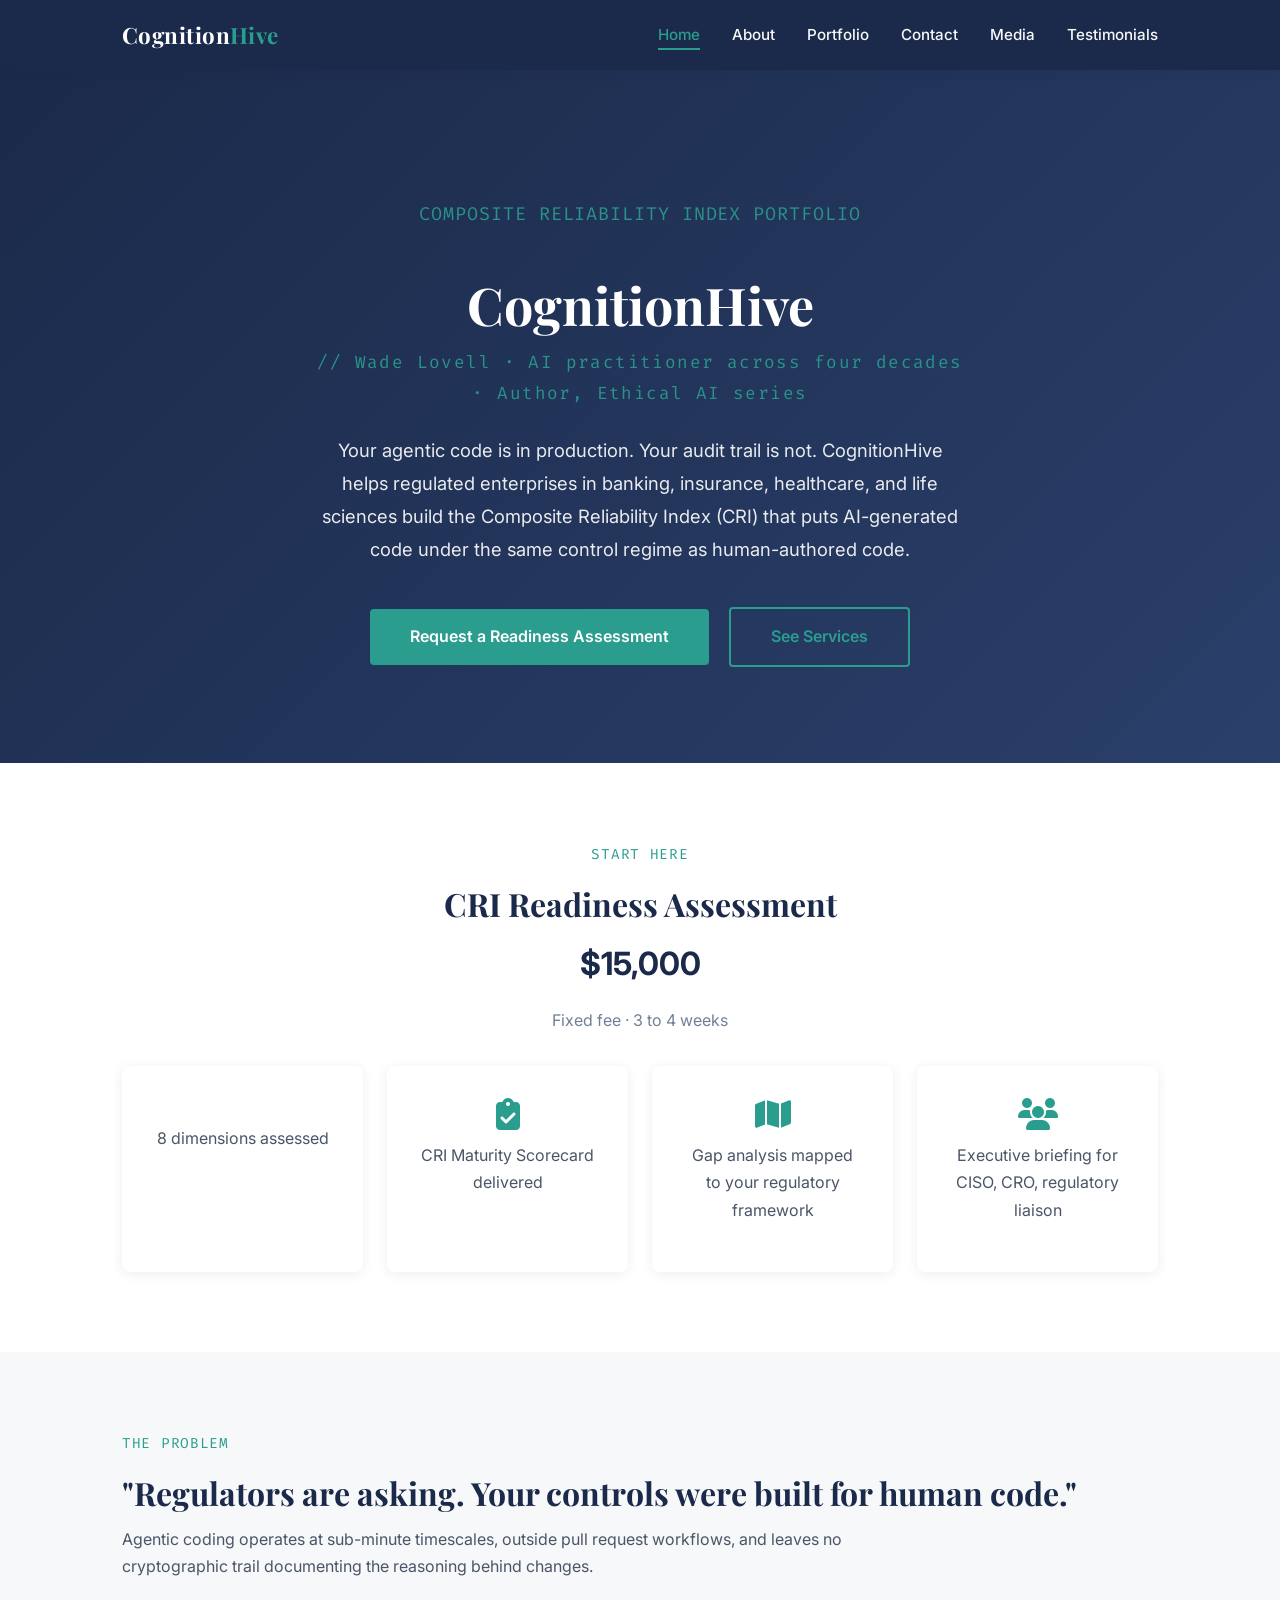
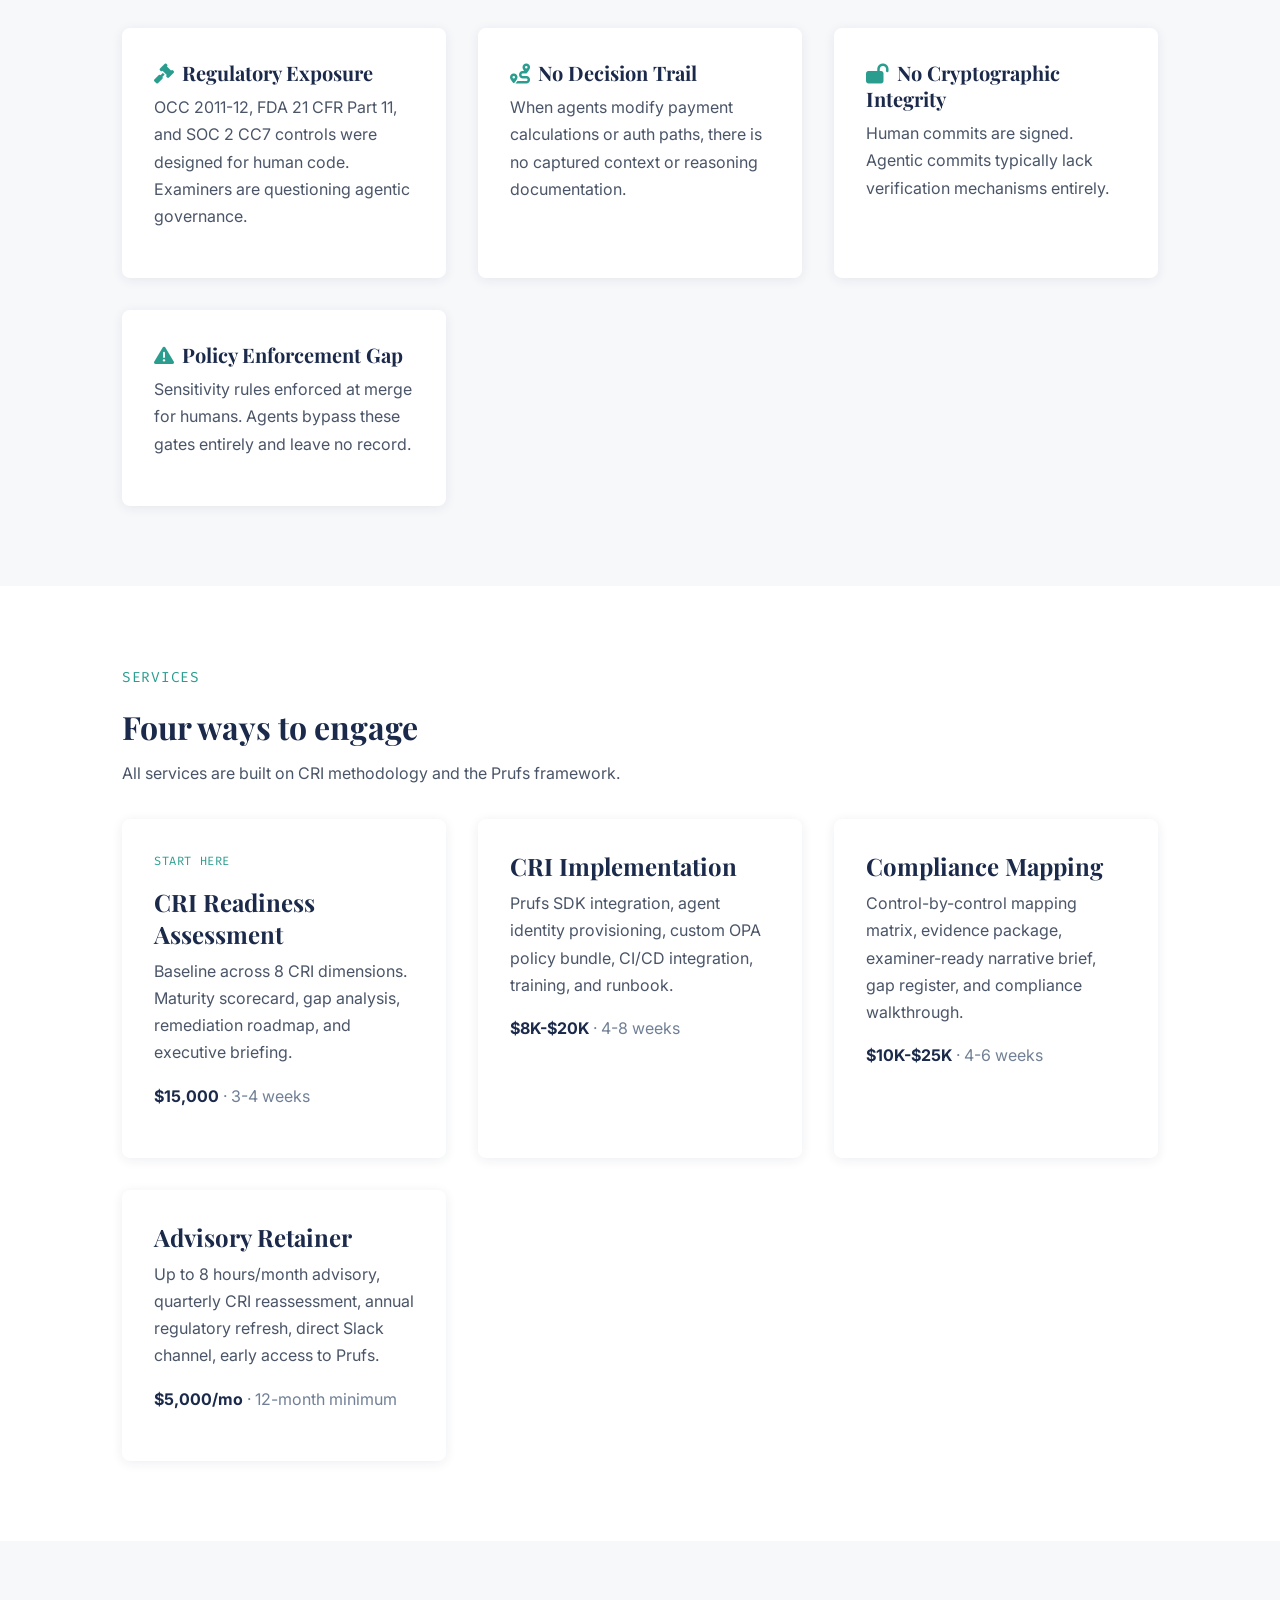
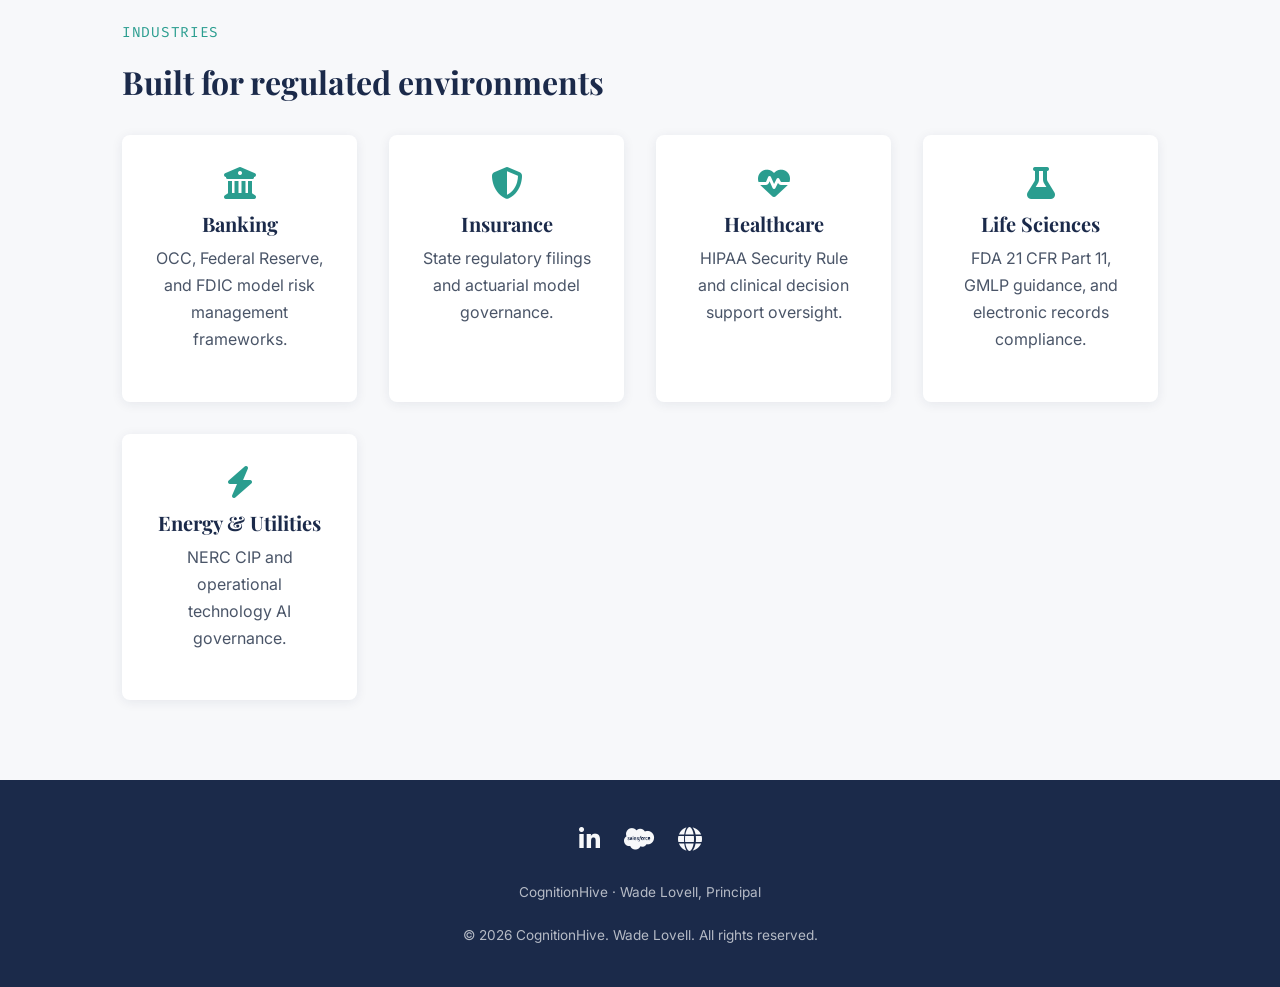
<file: index.html>
<!DOCTYPE html>
<html lang="en">
<head>
  <meta charset="UTF-8">
  <meta name="viewport" content="width=device-width, initial-scale=1.0">
  <meta name="description" content="CognitionHive is the parent brand for a portfolio of AI products and consulting services built on the Composite Reliability Index (CRI) methodology.">
  <title>CognitionHive: Composite Reliability Index Portfolio</title>
  <link rel="preconnect" href="https://fonts.googleapis.com">
  <link rel="preconnect" href="https://fonts.gstatic.com" crossorigin>
  <link href="https://fonts.googleapis.com/css2?family=Playfair+Display:wght@400;700&family=Inter:wght@400;500;600;700&family=Fira+Code:wght@400;500&display=swap" rel="stylesheet">
  <link rel="stylesheet" href="https://cdnjs.cloudflare.com/ajax/libs/font-awesome/6.5.1/css/all.min.css">
  <link rel="stylesheet" href="style.css">
</head>
<body>

  <!-- Header / Navbar -->
  <header>
    <div class="container">
      <a href="index.html" class="logo">Cognition<span>Hive</span></a>
      <button class="nav-toggle" aria-label="Toggle navigation" onclick="document.querySelector('nav ul').classList.toggle('active')">
        <span></span><span></span><span></span>
      </button>
      <nav>
        <ul>
          <li><a href="index.html" class="active">Home</a></li>
          <li><a href="about.html">About</a></li>
          <li><a href="portfolio.html">Portfolio</a></li>
          <li><a href="contact.html">Contact</a></li>
          <li><a href="media.html">Media</a></li>
          <li><a href="testimonials.html">Testimonials</a></li>
        </ul>
      </nav>
    </div>
  </header>

  <main>
    <!-- Hero Section -->
    <section class="hero">
      <div class="container">
        <p class="accent-text">Composite Reliability Index Portfolio</p>
        <h1>CognitionHive</h1>
        <p class="subtitle">// Wade Lovell · AI practitioner across four decades · Author, Ethical AI series</p>
        <p>
          Your agentic code is in production. Your audit trail is not. CognitionHive helps
          regulated enterprises in banking, insurance, healthcare, and life sciences build
          the Composite Reliability Index (CRI) that puts AI-generated code under the same
          control regime as human-authored code.
        </p>
        <a href="contact.html" class="btn btn-primary">Request a Readiness Assessment</a>
        <a href="portfolio.html" class="btn btn-outline" style="margin-left: 1rem;">See Services</a>
      </div>
    </section>

    <!-- CRI Assessment Highlight -->
    <section class="section section-alt">
      <div class="container" style="text-align: center;">
        <p class="accent-text">Start Here</p>
        <h2>CRI Readiness Assessment</h2>
        <p style="font-size: 2rem; font-weight: 700; color: #1B2A4A;">$15,000</p>
        <p style="color: #718096;">Fixed fee · 3 to 4 weeks</p>
        <div style="display: grid; grid-template-columns: repeat(auto-fit, minmax(220px, 1fr)); gap: 1.5rem; margin-top: 2rem; text-align: left;">
          <div class="card" style="text-align: center;">
            <i class="fas fa-chart-radar" style="font-size: 2rem; color: #2A9D8F; margin-bottom: 0.75rem;"></i>
            <p>8 dimensions assessed</p>
          </div>
          <div class="card" style="text-align: center;">
            <i class="fas fa-clipboard-check" style="font-size: 2rem; color: #2A9D8F; margin-bottom: 0.75rem;"></i>
            <p>CRI Maturity Scorecard delivered</p>
          </div>
          <div class="card" style="text-align: center;">
            <i class="fas fa-map" style="font-size: 2rem; color: #2A9D8F; margin-bottom: 0.75rem;"></i>
            <p>Gap analysis mapped to your regulatory framework</p>
          </div>
          <div class="card" style="text-align: center;">
            <i class="fas fa-users" style="font-size: 2rem; color: #2A9D8F; margin-bottom: 0.75rem;"></i>
            <p>Executive briefing for CISO, CRO, regulatory liaison</p>
          </div>
        </div>
      </div>
    </section>

    <!-- The Problem -->
    <section class="section">
      <div class="container">
        <p class="accent-text">The Problem</p>
        <h2>"Regulators are asking. Your controls were built for human code."</h2>
        <p style="max-width: 750px; margin-bottom: 3rem;">
          Agentic coding operates at sub-minute timescales, outside pull request workflows,
          and leaves no cryptographic trail documenting the reasoning behind changes.
        </p>
        <div style="display: grid; grid-template-columns: repeat(auto-fit, minmax(240px, 1fr)); gap: 2rem;">
          <div class="card">
            <h4><i class="fas fa-gavel" style="color: #2A9D8F; margin-right: 0.5rem;"></i>Regulatory Exposure</h4>
            <p>OCC 2011-12, FDA 21 CFR Part 11, and SOC 2 CC7 controls were designed for human code. Examiners are questioning agentic governance.</p>
          </div>
          <div class="card">
            <h4><i class="fas fa-route" style="color: #2A9D8F; margin-right: 0.5rem;"></i>No Decision Trail</h4>
            <p>When agents modify payment calculations or auth paths, there is no captured context or reasoning documentation.</p>
          </div>
          <div class="card">
            <h4><i class="fas fa-lock-open" style="color: #2A9D8F; margin-right: 0.5rem;"></i>No Cryptographic Integrity</h4>
            <p>Human commits are signed. Agentic commits typically lack verification mechanisms entirely.</p>
          </div>
          <div class="card">
            <h4><i class="fas fa-exclamation-triangle" style="color: #2A9D8F; margin-right: 0.5rem;"></i>Policy Enforcement Gap</h4>
            <p>Sensitivity rules enforced at merge for humans. Agents bypass these gates entirely and leave no record.</p>
          </div>
        </div>
      </div>
    </section>

    <!-- Four Ways to Engage -->
    <section class="section section-alt">
      <div class="container">
        <p class="accent-text">Services</p>
        <h2>Four ways to engage</h2>
        <p style="max-width: 700px; margin-bottom: 2rem;">All services are built on CRI methodology and the Prufs framework.</p>
        <div style="display: grid; grid-template-columns: repeat(auto-fit, minmax(240px, 1fr)); gap: 2rem;">
          <div class="card">
            <p class="accent-text" style="font-size: 0.75rem;">Start Here</p>
            <h3>CRI Readiness Assessment</h3>
            <p>Baseline across 8 CRI dimensions. Maturity scorecard, gap analysis, remediation roadmap, and executive briefing.</p>
            <p style="font-weight: 700; color: #1B2A4A;">$15,000 <span style="font-weight: 400; color: #718096;">· 3-4 weeks</span></p>
          </div>
          <div class="card">
            <h3>CRI Implementation</h3>
            <p>Prufs SDK integration, agent identity provisioning, custom OPA policy bundle, CI/CD integration, training, and runbook.</p>
            <p style="font-weight: 700; color: #1B2A4A;">$8K-$20K <span style="font-weight: 400; color: #718096;">· 4-8 weeks</span></p>
          </div>
          <div class="card">
            <h3>Compliance Mapping</h3>
            <p>Control-by-control mapping matrix, evidence package, examiner-ready narrative brief, gap register, and compliance walkthrough.</p>
            <p style="font-weight: 700; color: #1B2A4A;">$10K-$25K <span style="font-weight: 400; color: #718096;">· 4-6 weeks</span></p>
          </div>
          <div class="card">
            <h3>Advisory Retainer</h3>
            <p>Up to 8 hours/month advisory, quarterly CRI reassessment, annual regulatory refresh, direct Slack channel, early access to Prufs.</p>
            <p style="font-weight: 700; color: #1B2A4A;">$5,000/mo <span style="font-weight: 400; color: #718096;">· 12-month minimum</span></p>
          </div>
        </div>
      </div>
    </section>

    <!-- Industries -->
    <section class="section">
      <div class="container">
        <p class="accent-text">Industries</p>
        <h2>Built for regulated environments</h2>
        <div style="display: grid; grid-template-columns: repeat(auto-fit, minmax(200px, 1fr)); gap: 2rem; margin-top: 2rem;">
          <div class="card" style="text-align: center;">
            <i class="fas fa-university" style="font-size: 2rem; color: #2A9D8F; margin-bottom: 0.75rem;"></i>
            <h4>Banking</h4>
            <p>OCC, Federal Reserve, and FDIC model risk management frameworks.</p>
          </div>
          <div class="card" style="text-align: center;">
            <i class="fas fa-shield-alt" style="font-size: 2rem; color: #2A9D8F; margin-bottom: 0.75rem;"></i>
            <h4>Insurance</h4>
            <p>State regulatory filings and actuarial model governance.</p>
          </div>
          <div class="card" style="text-align: center;">
            <i class="fas fa-heartbeat" style="font-size: 2rem; color: #2A9D8F; margin-bottom: 0.75rem;"></i>
            <h4>Healthcare</h4>
            <p>HIPAA Security Rule and clinical decision support oversight.</p>
          </div>
          <div class="card" style="text-align: center;">
            <i class="fas fa-flask" style="font-size: 2rem; color: #2A9D8F; margin-bottom: 0.75rem;"></i>
            <h4>Life Sciences</h4>
            <p>FDA 21 CFR Part 11, GMLP guidance, and electronic records compliance.</p>
          </div>
          <div class="card" style="text-align: center;">
            <i class="fas fa-bolt" style="font-size: 2rem; color: #2A9D8F; margin-bottom: 0.75rem;"></i>
            <h4>Energy &amp; Utilities</h4>
            <p>NERC CIP and operational technology AI governance.</p>
          </div>
        </div>
      </div>
    </section>
  </main>

  <!-- Footer -->
  <footer>
    <div class="container">
      <div class="social-links">
        <a href="https://www.linkedin.com/in/wadelovell" title="LinkedIn" aria-label="LinkedIn"><i class="fab fa-linkedin-in"></i></a>
        <a href="https://www.salesforce.com/trailblazer/wlovell1" title="Salesforce Trailblazer" aria-label="Salesforce Trailblazer"><i class="fab fa-salesforce"></i></a>
        <a href="https://cognitionhive.com" title="CognitionHive" aria-label="CognitionHive"><i class="fas fa-globe"></i></a>
      </div>
      <p>CognitionHive · Wade Lovell, Principal</p>
      <p>&copy; 2026 CognitionHive. Wade Lovell. All rights reserved.</p>
    </div>
  </footer>

</body>
</html>
</file>
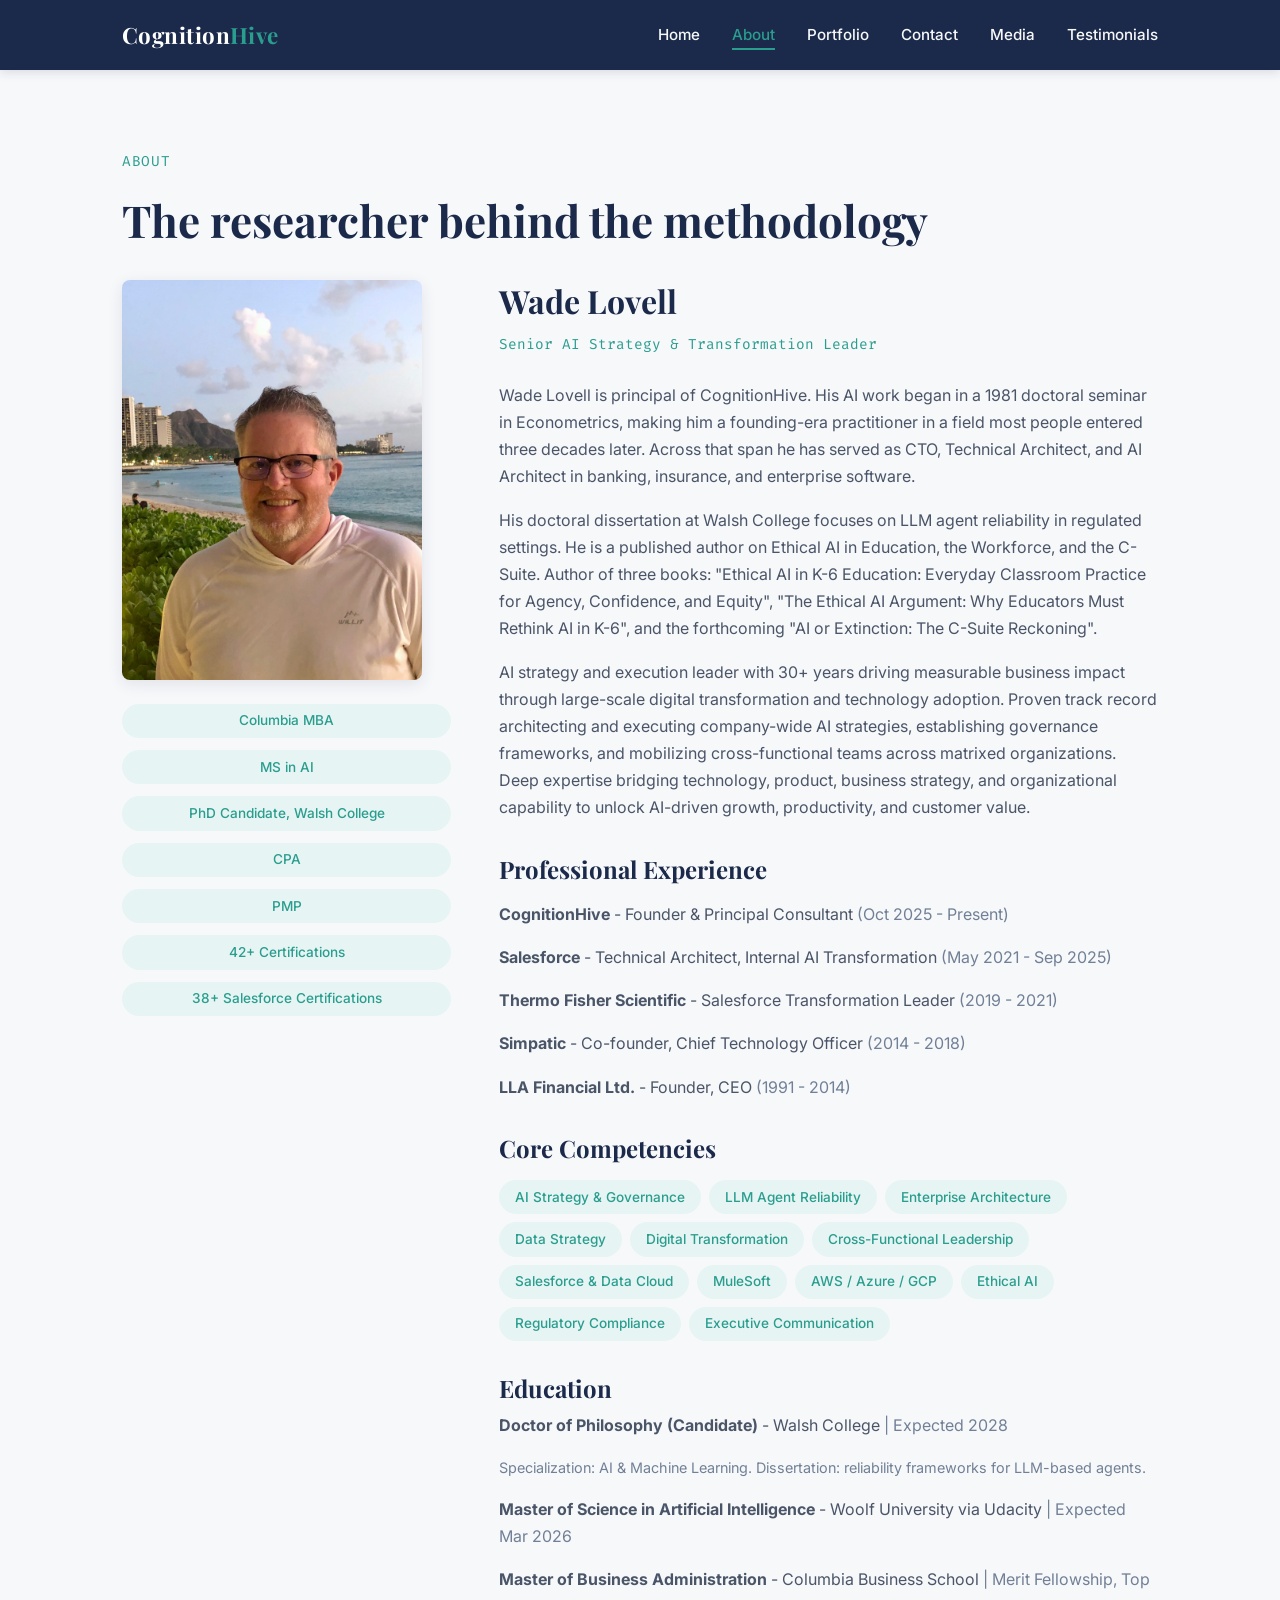
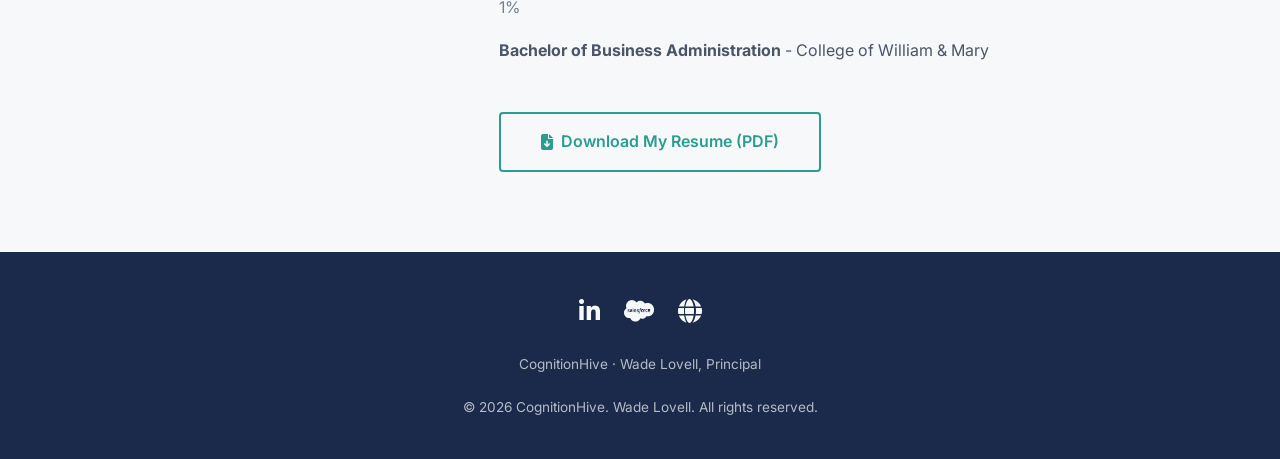
<file: about.html>
<!DOCTYPE html>
<html lang="en">
<head>
  <meta charset="UTF-8">
  <meta name="viewport" content="width=device-width, initial-scale=1.0">
  <title>About | Wade Lovell - CognitionHive</title>
  <link rel="preconnect" href="https://fonts.googleapis.com">
  <link rel="preconnect" href="https://fonts.gstatic.com" crossorigin>
  <link href="https://fonts.googleapis.com/css2?family=Playfair+Display:wght@400;700&family=Inter:wght@400;500;600;700&family=Fira+Code:wght@400;500&display=swap" rel="stylesheet">
  <link rel="stylesheet" href="https://cdnjs.cloudflare.com/ajax/libs/font-awesome/6.5.1/css/all.min.css">
  <link rel="stylesheet" href="style.css">
</head>
<body>

  <!-- Header / Navbar -->
  <header>
    <div class="container">
      <a href="index.html" class="logo">Cognition<span>Hive</span></a>
      <button class="nav-toggle" aria-label="Toggle navigation" onclick="document.querySelector('nav ul').classList.toggle('active')">
        <span></span><span></span><span></span>
      </button>
      <nav>
        <ul>
          <li><a href="index.html">Home</a></li>
          <li><a href="about.html" class="active">About</a></li>
          <li><a href="portfolio.html">Portfolio</a></li>
          <li><a href="contact.html">Contact</a></li>
          <li><a href="media.html">Media</a></li>
          <li><a href="testimonials.html">Testimonials</a></li>
        </ul>
      </nav>
    </div>
  </header>

  <main>
    <section class="section">
      <div class="container">
        <p class="accent-text">About</p>
        <h1>The researcher behind the methodology</h1>

        <div class="about-grid" style="margin-top: 2rem;">
          <!-- Profile Image -->
          <div>
            <!-- PROFILE PHOTO: Place your headshot as assets/images/profile.jpg -->
            <img src="assets/images/profile.jpg" alt="Wade Lovell - Founder and Principal, CognitionHive" class="profile-image">

            <div style="margin-top: 1.5rem;">
              <div class="skills-list" style="flex-direction: column; gap: 0.75rem;">
                <span class="skill-tag" style="text-align: center;">Columbia MBA</span>
                <span class="skill-tag" style="text-align: center;">MS in AI</span>
                <span class="skill-tag" style="text-align: center;">PhD Candidate, Walsh College</span>
                <span class="skill-tag" style="text-align: center;">CPA</span>
                <span class="skill-tag" style="text-align: center;">PMP</span>
                <span class="skill-tag" style="text-align: center;">42+ Certifications</span>
                <span class="skill-tag" style="text-align: center;">38+ Salesforce Certifications</span>
              </div>
            </div>
          </div>

          <!-- Professional Description -->
          <div>
            <h2>Wade Lovell</h2>
            <p style="font-family: 'Fira Code', monospace; color: #2A9D8F; font-size: 0.9rem; margin-bottom: 1.5rem;">
              Senior AI Strategy &amp; Transformation Leader
            </p>

            <p>
              Wade Lovell is principal of CognitionHive. His AI work began in a 1981 doctoral seminar
              in Econometrics, making him a founding-era practitioner in a field most people entered
              three decades later. Across that span he has served as CTO, Technical Architect, and
              AI Architect in banking, insurance, and enterprise software.
            </p>

            <p>
              His doctoral dissertation at Walsh College focuses on LLM agent reliability in regulated
              settings. He is a published author on Ethical AI in Education, the Workforce, and the
              C-Suite. Author of three books: "Ethical AI in K-6 Education: Everyday Classroom Practice
              for Agency, Confidence, and Equity", "The Ethical AI Argument: Why Educators Must Rethink
              AI in K-6", and the forthcoming "AI or Extinction: The C-Suite Reckoning".
            </p>

            <p>
              AI strategy and execution leader with 30+ years driving measurable business impact through
              large-scale digital transformation and technology adoption. Proven track record architecting
              and executing company-wide AI strategies, establishing governance frameworks, and mobilizing
              cross-functional teams across matrixed organizations. Deep expertise bridging technology,
              product, business strategy, and organizational capability to unlock AI-driven growth,
              productivity, and customer value.
            </p>

            <h3 style="margin-top: 2rem;">Professional Experience</h3>
            <div style="margin-top: 1rem;">
              <p><strong>CognitionHive</strong> - Founder &amp; Principal Consultant <span style="color: #718096;">(Oct 2025 - Present)</span></p>
              <p><strong>Salesforce</strong> - Technical Architect, Internal AI Transformation <span style="color: #718096;">(May 2021 - Sep 2025)</span></p>
              <p><strong>Thermo Fisher Scientific</strong> - Salesforce Transformation Leader <span style="color: #718096;">(2019 - 2021)</span></p>
              <p><strong>Simpatic</strong> - Co-founder, Chief Technology Officer <span style="color: #718096;">(2014 - 2018)</span></p>
              <p><strong>LLA Financial Ltd.</strong> - Founder, CEO <span style="color: #718096;">(1991 - 2014)</span></p>
            </div>

            <h3 style="margin-top: 2rem;">Core Competencies</h3>
            <div class="skills-list">
              <span class="skill-tag">AI Strategy &amp; Governance</span>
              <span class="skill-tag">LLM Agent Reliability</span>
              <span class="skill-tag">Enterprise Architecture</span>
              <span class="skill-tag">Data Strategy</span>
              <span class="skill-tag">Digital Transformation</span>
              <span class="skill-tag">Cross-Functional Leadership</span>
              <span class="skill-tag">Salesforce &amp; Data Cloud</span>
              <span class="skill-tag">MuleSoft</span>
              <span class="skill-tag">AWS / Azure / GCP</span>
              <span class="skill-tag">Ethical AI</span>
              <span class="skill-tag">Regulatory Compliance</span>
              <span class="skill-tag">Executive Communication</span>
            </div>

            <h3 style="margin-top: 2rem;">Education</h3>
            <div style="margin-top: 0.5rem;">
              <p><strong>Doctor of Philosophy (Candidate)</strong> - Walsh College <span style="color: #718096;">| Expected 2028</span></p>
              <p style="font-size: 0.9rem; color: #718096;">Specialization: AI &amp; Machine Learning. Dissertation: reliability frameworks for LLM-based agents.</p>
              <p><strong>Master of Science in Artificial Intelligence</strong> - Woolf University via Udacity <span style="color: #718096;">| Expected Mar 2026</span></p>
              <p><strong>Master of Business Administration</strong> - Columbia Business School <span style="color: #718096;">| Merit Fellowship, Top 1%</span></p>
              <p><strong>Bachelor of Business Administration</strong> - College of William &amp; Mary</p>
            </div>

            <!-- Resume Download -->
            <a href="assets/docs/resume.pdf" class="resume-link btn btn-outline" style="margin-top: 2rem;" download>
              <i class="fas fa-file-download"></i> Download My Resume (PDF)
            </a>
          </div>
        </div>

      </div>
    </section>
  </main>

  <!-- Footer -->
  <footer>
    <div class="container">
      <div class="social-links">
        <a href="https://www.linkedin.com/in/wadelovell" title="LinkedIn" aria-label="LinkedIn"><i class="fab fa-linkedin-in"></i></a>
        <a href="https://www.salesforce.com/trailblazer/wlovell1" title="Salesforce Trailblazer" aria-label="Salesforce Trailblazer"><i class="fab fa-salesforce"></i></a>
        <a href="https://cognitionhive.com" title="CognitionHive" aria-label="CognitionHive"><i class="fas fa-globe"></i></a>
      </div>
      <p>CognitionHive · Wade Lovell, Principal</p>
      <p>&copy; 2026 CognitionHive. Wade Lovell. All rights reserved.</p>
    </div>
  </footer>

</body>
</html>
</file>
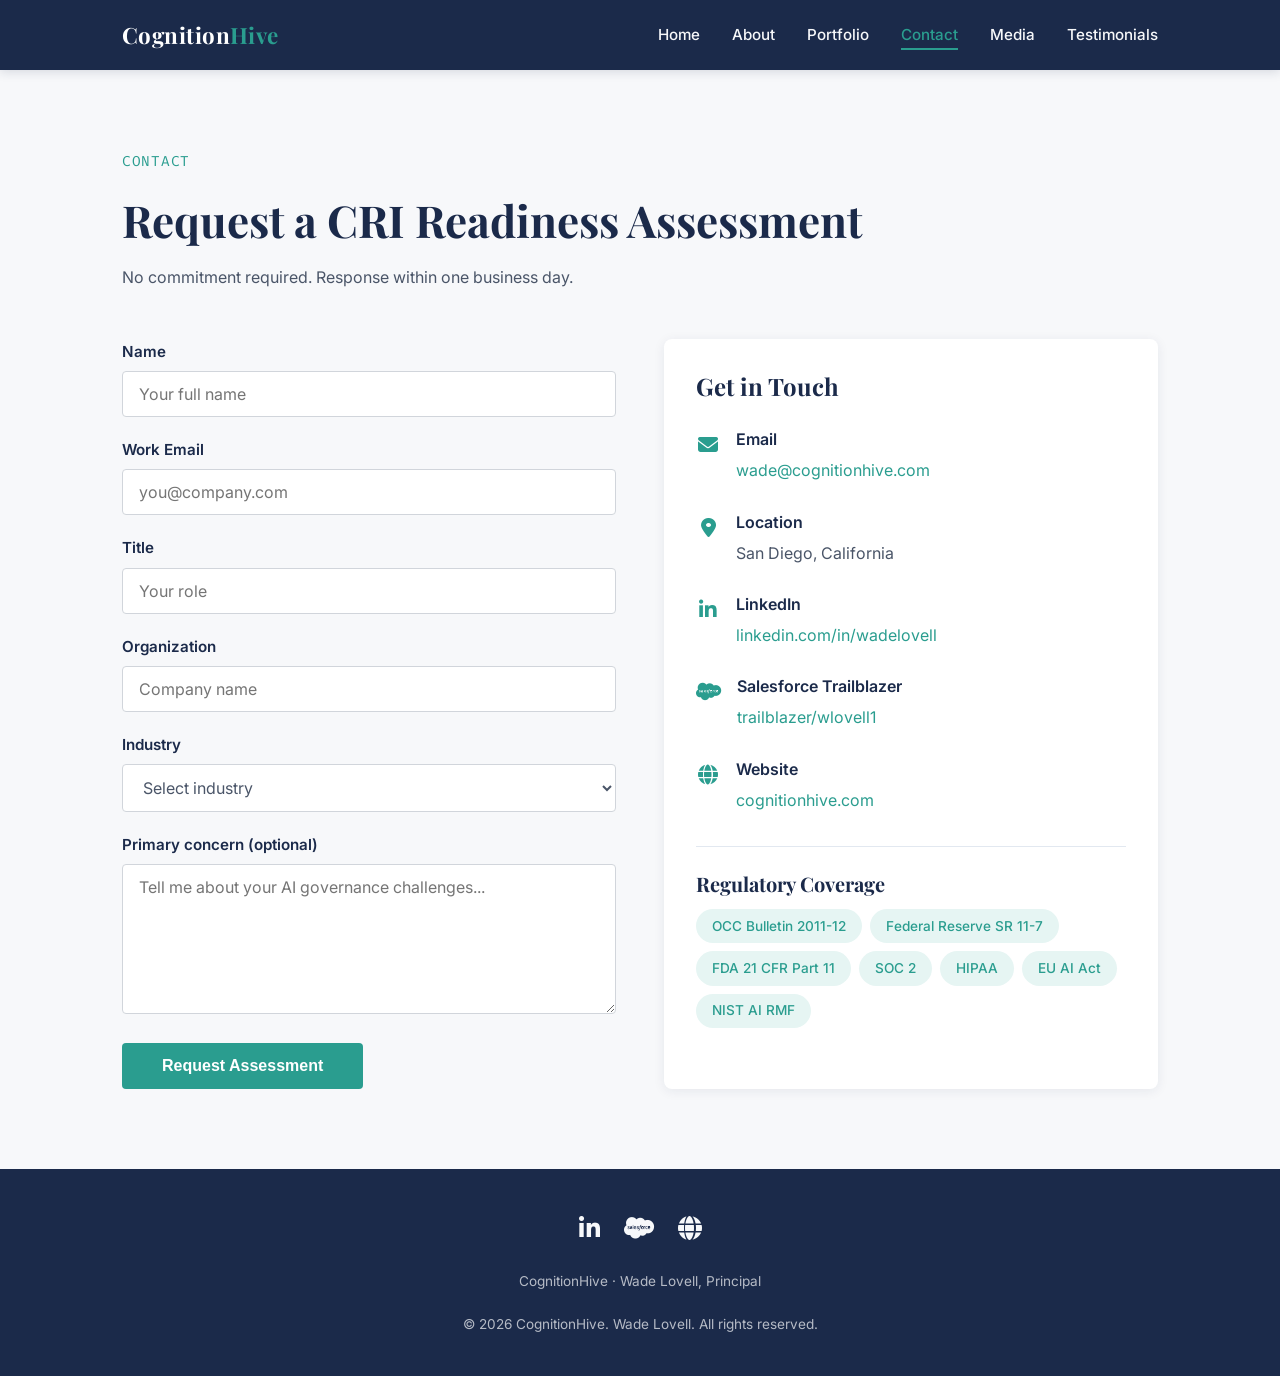
<file: contact.html>
<!DOCTYPE html>
<html lang="en">
<head>
  <meta charset="UTF-8">
  <meta name="viewport" content="width=device-width, initial-scale=1.0">
  <title>Contact | CognitionHive</title>
  <link rel="preconnect" href="https://fonts.googleapis.com">
  <link rel="preconnect" href="https://fonts.gstatic.com" crossorigin>
  <link href="https://fonts.googleapis.com/css2?family=Playfair+Display:wght@400;700&family=Inter:wght@400;500;600;700&family=Fira+Code:wght@400;500&display=swap" rel="stylesheet">
  <link rel="stylesheet" href="https://cdnjs.cloudflare.com/ajax/libs/font-awesome/6.5.1/css/all.min.css">
  <link rel="stylesheet" href="style.css">
</head>
<body>

  <!-- Header / Navbar -->
  <header>
    <div class="container">
      <a href="index.html" class="logo">Cognition<span>Hive</span></a>
      <button class="nav-toggle" aria-label="Toggle navigation" onclick="document.querySelector('nav ul').classList.toggle('active')">
        <span></span><span></span><span></span>
      </button>
      <nav>
        <ul>
          <li><a href="index.html">Home</a></li>
          <li><a href="about.html">About</a></li>
          <li><a href="portfolio.html">Portfolio</a></li>
          <li><a href="contact.html" class="active">Contact</a></li>
          <li><a href="media.html">Media</a></li>
          <li><a href="testimonials.html">Testimonials</a></li>
        </ul>
      </nav>
    </div>
  </header>

  <main>
    <section class="section">
      <div class="container">
        <p class="accent-text">Contact</p>
        <h1>Request a CRI Readiness Assessment</h1>
        <p style="max-width: 600px; margin-bottom: 3rem;">No commitment required. Response within one business day.</p>

        <div class="contact-grid">
          <!-- Contact Form -->
          <form class="contact-form" action="#" method="POST">
            <div class="form-group">
              <label for="name">Name</label>
              <input type="text" id="name" name="name" placeholder="Your full name" required>
            </div>
            <div class="form-group">
              <label for="email">Work Email</label>
              <input type="email" id="email" name="email" placeholder="you@company.com" required>
            </div>
            <div class="form-group">
              <label for="title">Title</label>
              <input type="text" id="title" name="title" placeholder="Your role">
            </div>
            <div class="form-group">
              <label for="organization">Organization</label>
              <input type="text" id="organization" name="organization" placeholder="Company name">
            </div>
            <div class="form-group">
              <label for="industry">Industry</label>
              <select id="industry" name="industry" style="width: 100%; padding: 0.75rem 1rem; border: 1px solid #D1D5DB; border-radius: 4px; font-family: 'Inter', sans-serif; font-size: 1rem; color: #4A5568; background-color: #FFFFFF;">
                <option value="">Select industry</option>
                <option value="banking">Banking</option>
                <option value="insurance">Insurance</option>
                <option value="healthcare">Healthcare</option>
                <option value="life-sciences">Life Sciences / Pharma</option>
                <option value="energy">Energy / Utilities</option>
                <option value="other">Other regulated industry</option>
              </select>
            </div>
            <div class="form-group">
              <label for="message">Primary concern (optional)</label>
              <textarea id="message" name="message" placeholder="Tell me about your AI governance challenges..."></textarea>
            </div>
            <button type="submit" class="btn btn-primary" style="width: fit-content;">Request Assessment</button>
          </form>

          <!-- Contact Info -->
          <div class="card contact-info-card">
            <h3>Get in Touch</h3>

            <div class="contact-detail">
              <span class="icon"><i class="fas fa-envelope"></i></span>
              <div>
                <p style="font-weight: 600; color: #1B2A4A; margin-bottom: 0.25rem;">Email</p>
                <a href="mailto:wade@cognitionhive.com">wade@cognitionhive.com</a>
              </div>
            </div>

            <div class="contact-detail">
              <span class="icon"><i class="fas fa-map-marker-alt"></i></span>
              <div>
                <p style="font-weight: 600; color: #1B2A4A; margin-bottom: 0.25rem;">Location</p>
                <p style="margin-bottom: 0;">San Diego, California</p>
              </div>
            </div>

            <div class="contact-detail">
              <span class="icon"><i class="fab fa-linkedin-in"></i></span>
              <div>
                <p style="font-weight: 600; color: #1B2A4A; margin-bottom: 0.25rem;">LinkedIn</p>
                <a href="https://www.linkedin.com/in/wadelovell">linkedin.com/in/wadelovell</a>
              </div>
            </div>

            <div class="contact-detail">
              <span class="icon"><i class="fab fa-salesforce"></i></span>
              <div>
                <p style="font-weight: 600; color: #1B2A4A; margin-bottom: 0.25rem;">Salesforce Trailblazer</p>
                <a href="https://www.salesforce.com/trailblazer/wlovell1">trailblazer/wlovell1</a>
              </div>
            </div>

            <div class="contact-detail">
              <span class="icon"><i class="fas fa-globe"></i></span>
              <div>
                <p style="font-weight: 600; color: #1B2A4A; margin-bottom: 0.25rem;">Website</p>
                <a href="https://cognitionhive.com">cognitionhive.com</a>
              </div>
            </div>

            <div style="margin-top: 2rem; padding-top: 1.5rem; border-top: 1px solid #E2E8F0;">
              <h4>Regulatory Coverage</h4>
              <div class="skills-list" style="margin-top: 0.75rem;">
                <span class="skill-tag">OCC Bulletin 2011-12</span>
                <span class="skill-tag">Federal Reserve SR 11-7</span>
                <span class="skill-tag">FDA 21 CFR Part 11</span>
                <span class="skill-tag">SOC 2</span>
                <span class="skill-tag">HIPAA</span>
                <span class="skill-tag">EU AI Act</span>
                <span class="skill-tag">NIST AI RMF</span>
              </div>
            </div>
          </div>
        </div>
      </div>
    </section>
  </main>

  <!-- Footer -->
  <footer>
    <div class="container">
      <div class="social-links">
        <a href="https://www.linkedin.com/in/wadelovell" title="LinkedIn" aria-label="LinkedIn"><i class="fab fa-linkedin-in"></i></a>
        <a href="https://www.salesforce.com/trailblazer/wlovell1" title="Salesforce Trailblazer" aria-label="Salesforce Trailblazer"><i class="fab fa-salesforce"></i></a>
        <a href="https://cognitionhive.com" title="CognitionHive" aria-label="CognitionHive"><i class="fas fa-globe"></i></a>
      </div>
      <p>CognitionHive · Wade Lovell, Principal</p>
      <p>&copy; 2026 CognitionHive. Wade Lovell. All rights reserved.</p>
    </div>
  </footer>

</body>
</html>
</file>
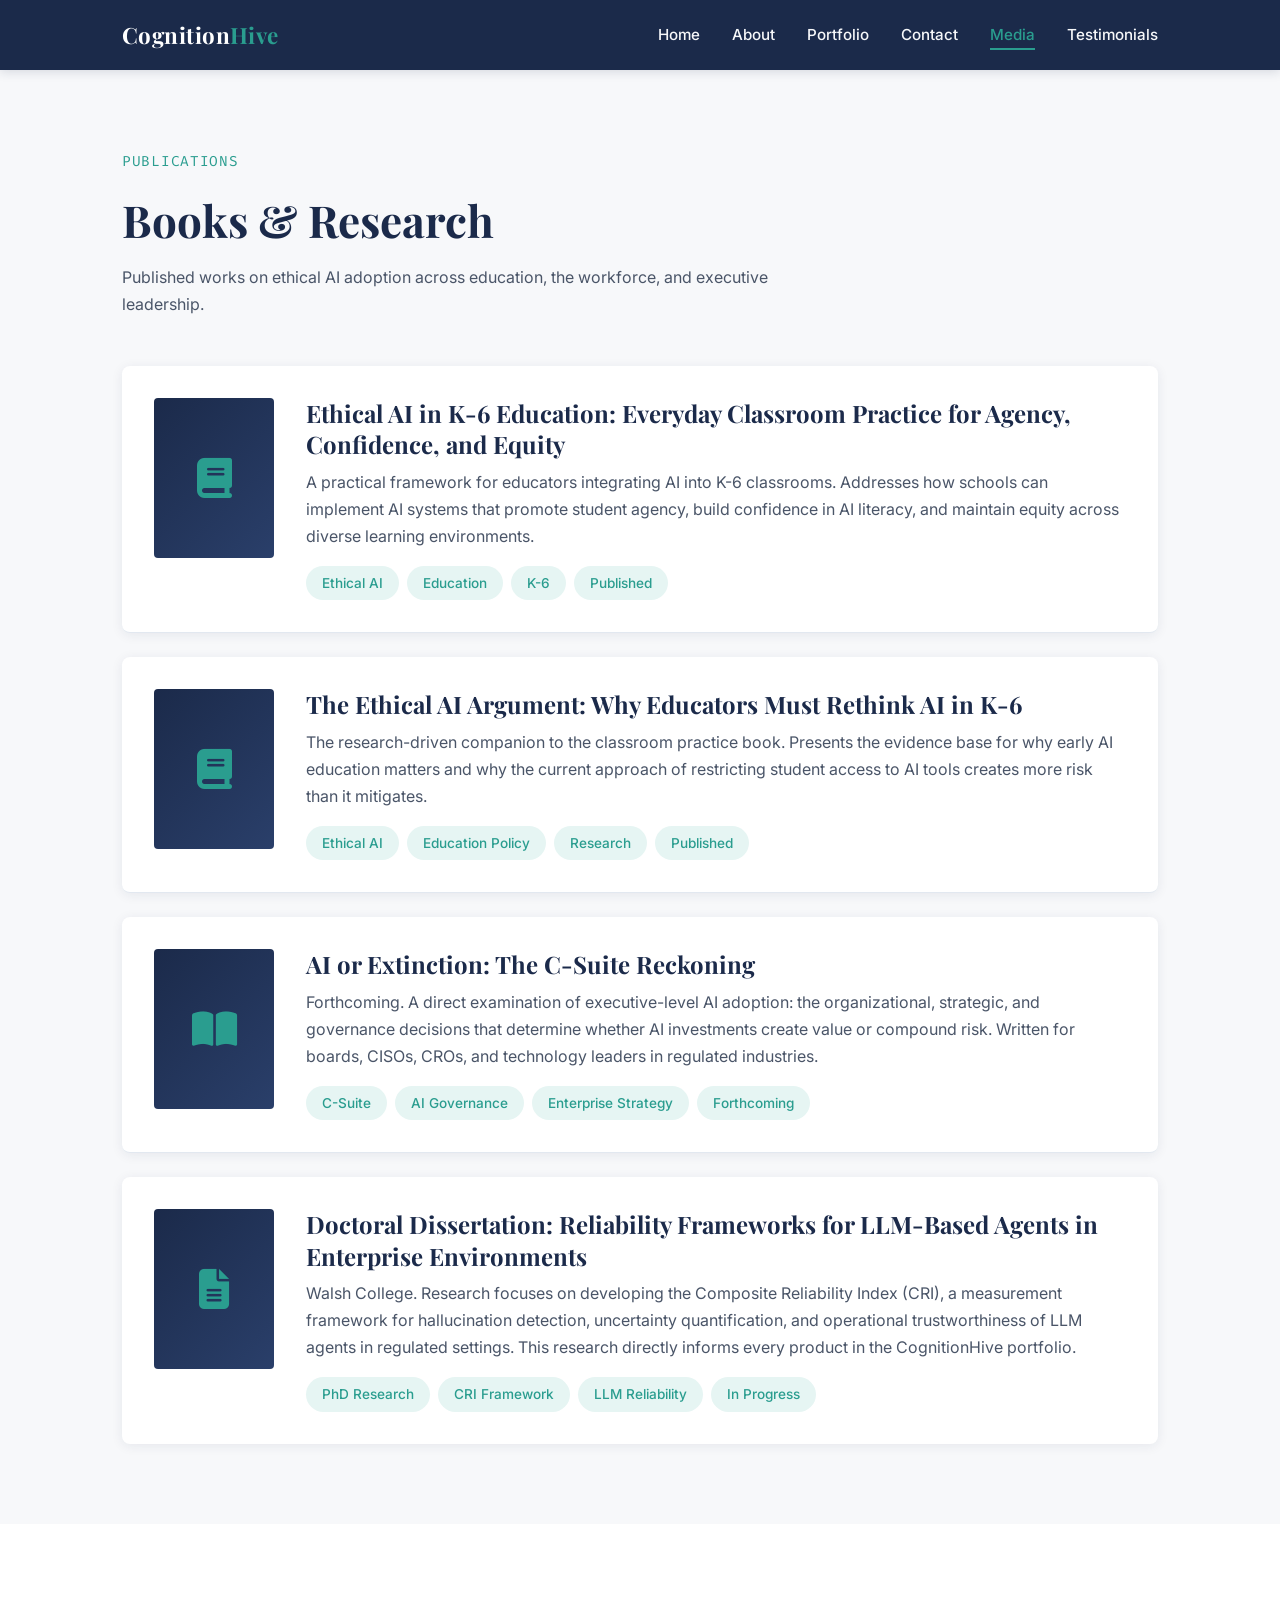
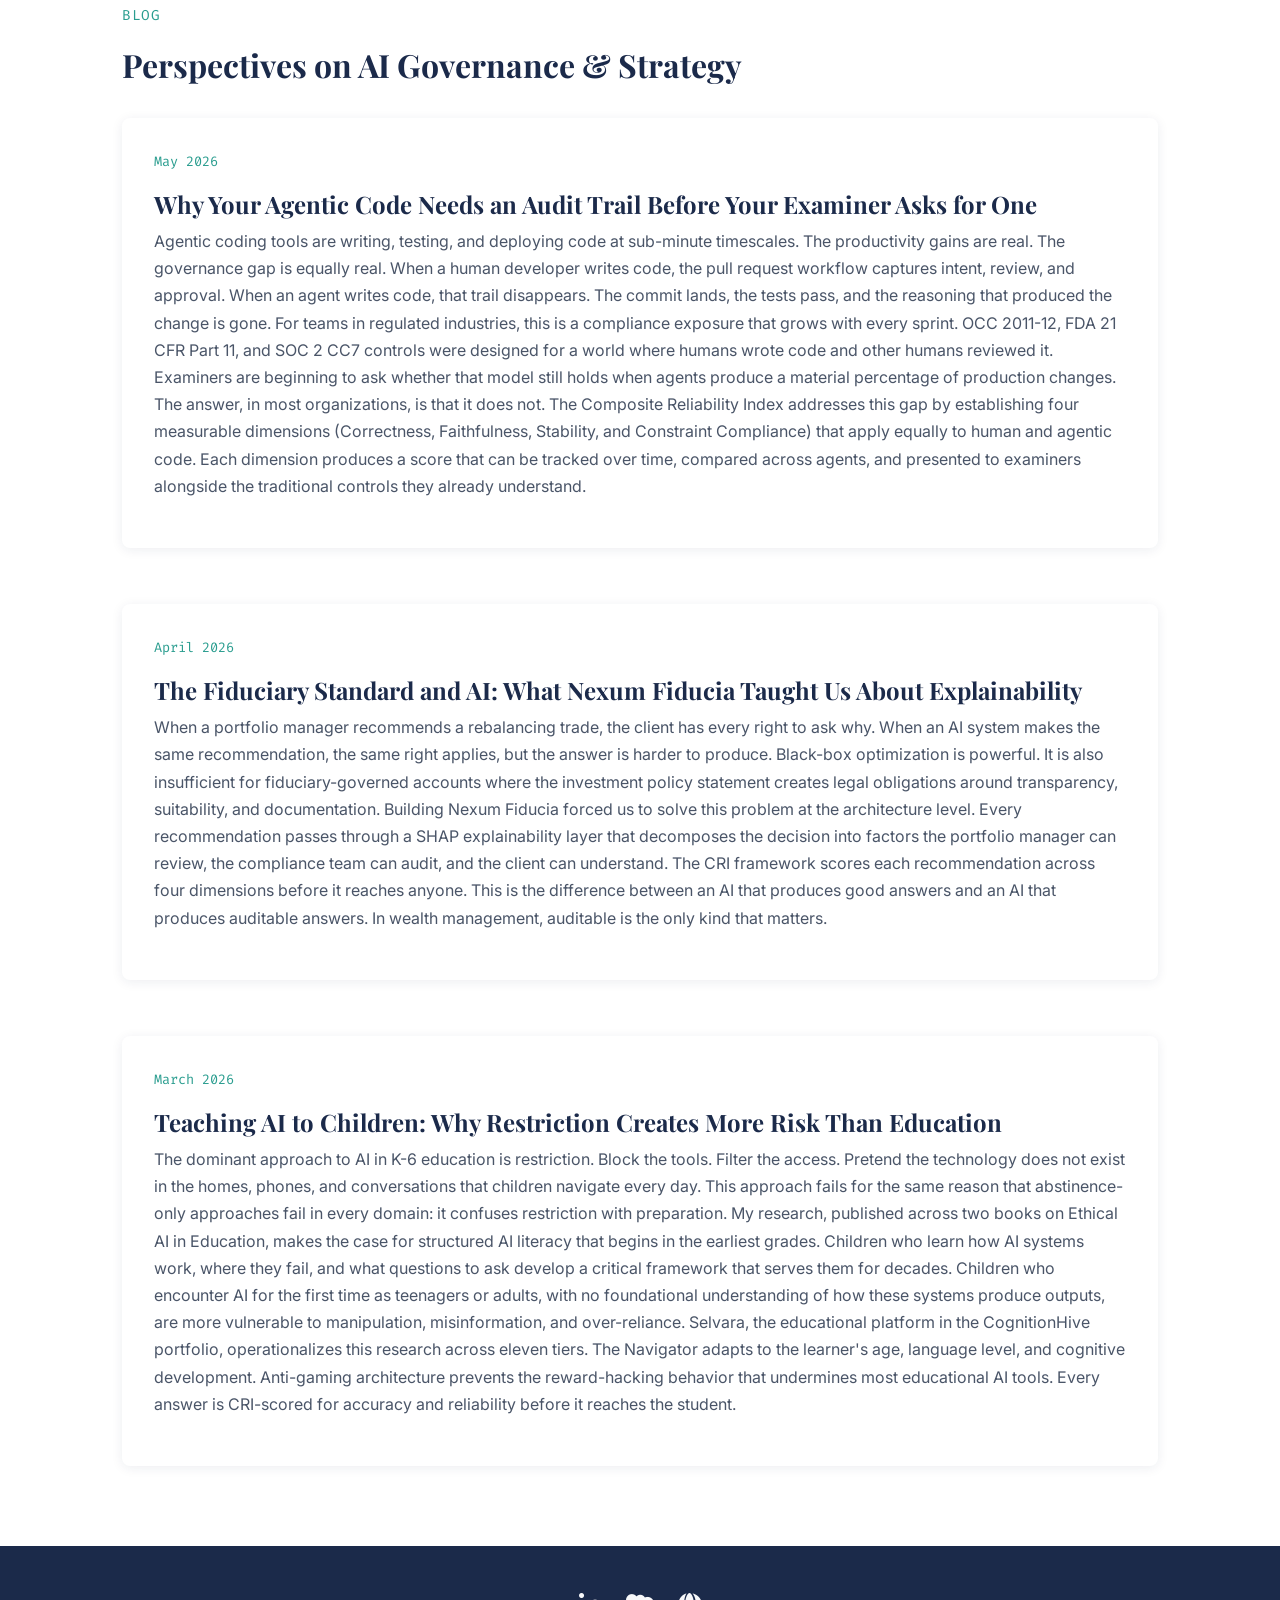
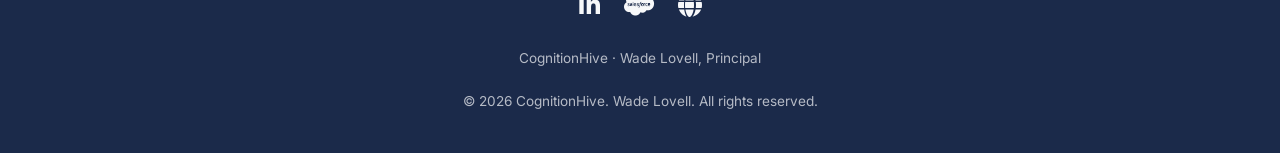
<file: media.html>
<!DOCTYPE html>
<html lang="en">
<head>
  <meta charset="UTF-8">
  <meta name="viewport" content="width=device-width, initial-scale=1.0">
  <title>Media | CognitionHive</title>
  <link rel="preconnect" href="https://fonts.googleapis.com">
  <link rel="preconnect" href="https://fonts.gstatic.com" crossorigin>
  <link href="https://fonts.googleapis.com/css2?family=Playfair+Display:wght@400;700&family=Inter:wght@400;500;600;700&family=Fira+Code:wght@400;500&display=swap" rel="stylesheet">
  <link rel="stylesheet" href="https://cdnjs.cloudflare.com/ajax/libs/font-awesome/6.5.1/css/all.min.css">
  <link rel="stylesheet" href="style.css">
</head>
<body>

  <!-- Header / Navbar -->
  <header>
    <div class="container">
      <a href="index.html" class="logo">Cognition<span>Hive</span></a>
      <button class="nav-toggle" aria-label="Toggle navigation" onclick="document.querySelector('nav ul').classList.toggle('active')">
        <span></span><span></span><span></span>
      </button>
      <nav>
        <ul>
          <li><a href="index.html">Home</a></li>
          <li><a href="about.html">About</a></li>
          <li><a href="portfolio.html">Portfolio</a></li>
          <li><a href="contact.html">Contact</a></li>
          <li><a href="media.html" class="active">Media</a></li>
          <li><a href="testimonials.html">Testimonials</a></li>
        </ul>
      </nav>
    </div>
  </header>

  <main>
    <!-- Publications Section -->
    <section class="section">
      <div class="container">
        <p class="accent-text">Publications</p>
        <h1>Books &amp; Research</h1>
        <p style="max-width: 650px; margin-bottom: 3rem;">
          Published works on ethical AI adoption across education, the workforce, and executive leadership.
        </p>

        <div class="publications-list">
          <div class="card publication-item" style="display: grid; grid-template-columns: auto 1fr; gap: 2rem; align-items: start; padding: 2rem;">
            <div style="width: 120px; height: 160px; background: linear-gradient(135deg, #1B2A4A, #2A3F6A); border-radius: 4px; display: flex; align-items: center; justify-content: center; flex-shrink: 0;">
              <i class="fas fa-book" style="font-size: 2.5rem; color: #2A9D8F;"></i>
            </div>
            <div>
              <h3>Ethical AI in K-6 Education: Everyday Classroom Practice for Agency, Confidence, and Equity</h3>
              <p>A practical framework for educators integrating AI into K-6 classrooms. Addresses how schools can implement AI systems that promote student agency, build confidence in AI literacy, and maintain equity across diverse learning environments.</p>
              <div class="project-tags">
                <span class="skill-tag">Ethical AI</span>
                <span class="skill-tag">Education</span>
                <span class="skill-tag">K-6</span>
                <span class="skill-tag">Published</span>
              </div>
            </div>
          </div>

          <div class="card publication-item" style="display: grid; grid-template-columns: auto 1fr; gap: 2rem; align-items: start; padding: 2rem; margin-top: 1.5rem;">
            <div style="width: 120px; height: 160px; background: linear-gradient(135deg, #1B2A4A, #2A3F6A); border-radius: 4px; display: flex; align-items: center; justify-content: center; flex-shrink: 0;">
              <i class="fas fa-book" style="font-size: 2.5rem; color: #2A9D8F;"></i>
            </div>
            <div>
              <h3>The Ethical AI Argument: Why Educators Must Rethink AI in K-6</h3>
              <p>The research-driven companion to the classroom practice book. Presents the evidence base for why early AI education matters and why the current approach of restricting student access to AI tools creates more risk than it mitigates.</p>
              <div class="project-tags">
                <span class="skill-tag">Ethical AI</span>
                <span class="skill-tag">Education Policy</span>
                <span class="skill-tag">Research</span>
                <span class="skill-tag">Published</span>
              </div>
            </div>
          </div>

          <div class="card publication-item" style="display: grid; grid-template-columns: auto 1fr; gap: 2rem; align-items: start; padding: 2rem; margin-top: 1.5rem;">
            <div style="width: 120px; height: 160px; background: linear-gradient(135deg, #1B2A4A, #2A3F6A); border-radius: 4px; display: flex; align-items: center; justify-content: center; flex-shrink: 0;">
              <i class="fas fa-book-open" style="font-size: 2.5rem; color: #2A9D8F;"></i>
            </div>
            <div>
              <h3>AI or Extinction: The C-Suite Reckoning</h3>
              <p>Forthcoming. A direct examination of executive-level AI adoption: the organizational, strategic, and governance decisions that determine whether AI investments create value or compound risk. Written for boards, CISOs, CROs, and technology leaders in regulated industries.</p>
              <div class="project-tags">
                <span class="skill-tag">C-Suite</span>
                <span class="skill-tag">AI Governance</span>
                <span class="skill-tag">Enterprise Strategy</span>
                <span class="skill-tag">Forthcoming</span>
              </div>
            </div>
          </div>

          <div class="card publication-item" style="display: grid; grid-template-columns: auto 1fr; gap: 2rem; align-items: start; padding: 2rem; margin-top: 1.5rem;">
            <div style="width: 120px; height: 160px; background: linear-gradient(135deg, #1B2A4A, #2A3F6A); border-radius: 4px; display: flex; align-items: center; justify-content: center; flex-shrink: 0;">
              <i class="fas fa-file-alt" style="font-size: 2.5rem; color: #2A9D8F;"></i>
            </div>
            <div>
              <h3>Doctoral Dissertation: Reliability Frameworks for LLM-Based Agents in Enterprise Environments</h3>
              <p>Walsh College. Research focuses on developing the Composite Reliability Index (CRI), a measurement framework for hallucination detection, uncertainty quantification, and operational trustworthiness of LLM agents in regulated settings. This research directly informs every product in the CognitionHive portfolio.</p>
              <div class="project-tags">
                <span class="skill-tag">PhD Research</span>
                <span class="skill-tag">CRI Framework</span>
                <span class="skill-tag">LLM Reliability</span>
                <span class="skill-tag">In Progress</span>
              </div>
            </div>
          </div>
        </div>
      </div>
    </section>

    <!-- Blog Section -->
    <section class="section section-alt">
      <div class="container">
        <p class="accent-text">Blog</p>
        <h2>Perspectives on AI Governance &amp; Strategy</h2>

        <div class="blog-grid" style="margin-top: 2rem;">

          <!-- Blog Post 1 -->
          <div class="card" style="padding: 2rem;">
            <p class="blog-date">May 2026</p>
            <h3>Why Your Agentic Code Needs an Audit Trail Before Your Examiner Asks for One</h3>
            <p>
              Agentic coding tools are writing, testing, and deploying code at sub-minute timescales. The productivity gains are real. The governance gap is equally real. When a human developer writes code, the pull request workflow captures intent, review, and approval. When an agent writes code, that trail disappears. The commit lands, the tests pass, and the reasoning that produced the change is gone. For teams in regulated industries, this is a compliance exposure that grows with every sprint. OCC 2011-12, FDA 21 CFR Part 11, and SOC 2 CC7 controls were designed for a world where humans wrote code and other humans reviewed it. Examiners are beginning to ask whether that model still holds when agents produce a material percentage of production changes. The answer, in most organizations, is that it does not. The Composite Reliability Index addresses this gap by establishing four measurable dimensions (Correctness, Faithfulness, Stability, and Constraint Compliance) that apply equally to human and agentic code. Each dimension produces a score that can be tracked over time, compared across agents, and presented to examiners alongside the traditional controls they already understand.
            </p>
          </div>

          <!-- Blog Post 2 -->
          <div class="card" style="padding: 2rem; margin-top: 1.5rem;">
            <p class="blog-date">April 2026</p>
            <h3>The Fiduciary Standard and AI: What Nexum Fiducia Taught Us About Explainability</h3>
            <p>
              When a portfolio manager recommends a rebalancing trade, the client has every right to ask why. When an AI system makes the same recommendation, the same right applies, but the answer is harder to produce. Black-box optimization is powerful. It is also insufficient for fiduciary-governed accounts where the investment policy statement creates legal obligations around transparency, suitability, and documentation. Building Nexum Fiducia forced us to solve this problem at the architecture level. Every recommendation passes through a SHAP explainability layer that decomposes the decision into factors the portfolio manager can review, the compliance team can audit, and the client can understand. The CRI framework scores each recommendation across four dimensions before it reaches anyone. This is the difference between an AI that produces good answers and an AI that produces auditable answers. In wealth management, auditable is the only kind that matters.
            </p>
          </div>

          <!-- Blog Post 3 -->
          <div class="card" style="padding: 2rem; margin-top: 1.5rem;">
            <p class="blog-date">March 2026</p>
            <h3>Teaching AI to Children: Why Restriction Creates More Risk Than Education</h3>
            <p>
              The dominant approach to AI in K-6 education is restriction. Block the tools. Filter the access. Pretend the technology does not exist in the homes, phones, and conversations that children navigate every day. This approach fails for the same reason that abstinence-only approaches fail in every domain: it confuses restriction with preparation. My research, published across two books on Ethical AI in Education, makes the case for structured AI literacy that begins in the earliest grades. Children who learn how AI systems work, where they fail, and what questions to ask develop a critical framework that serves them for decades. Children who encounter AI for the first time as teenagers or adults, with no foundational understanding of how these systems produce outputs, are more vulnerable to manipulation, misinformation, and over-reliance. Selvara, the educational platform in the CognitionHive portfolio, operationalizes this research across eleven tiers. The Navigator adapts to the learner's age, language level, and cognitive development. Anti-gaming architecture prevents the reward-hacking behavior that undermines most educational AI tools. Every answer is CRI-scored for accuracy and reliability before it reaches the student.
            </p>
          </div>

        </div>
      </div>
    </section>
  </main>

  <!-- Footer -->
  <footer>
    <div class="container">
      <div class="social-links">
        <a href="https://www.linkedin.com/in/wadelovell" title="LinkedIn" aria-label="LinkedIn"><i class="fab fa-linkedin-in"></i></a>
        <a href="https://www.salesforce.com/trailblazer/wlovell1" title="Salesforce Trailblazer" aria-label="Salesforce Trailblazer"><i class="fab fa-salesforce"></i></a>
        <a href="https://cognitionhive.com" title="CognitionHive" aria-label="CognitionHive"><i class="fas fa-globe"></i></a>
      </div>
      <p>CognitionHive · Wade Lovell, Principal</p>
      <p>&copy; 2026 CognitionHive. Wade Lovell. All rights reserved.</p>
    </div>
  </footer>

</body>
</html>
</file>
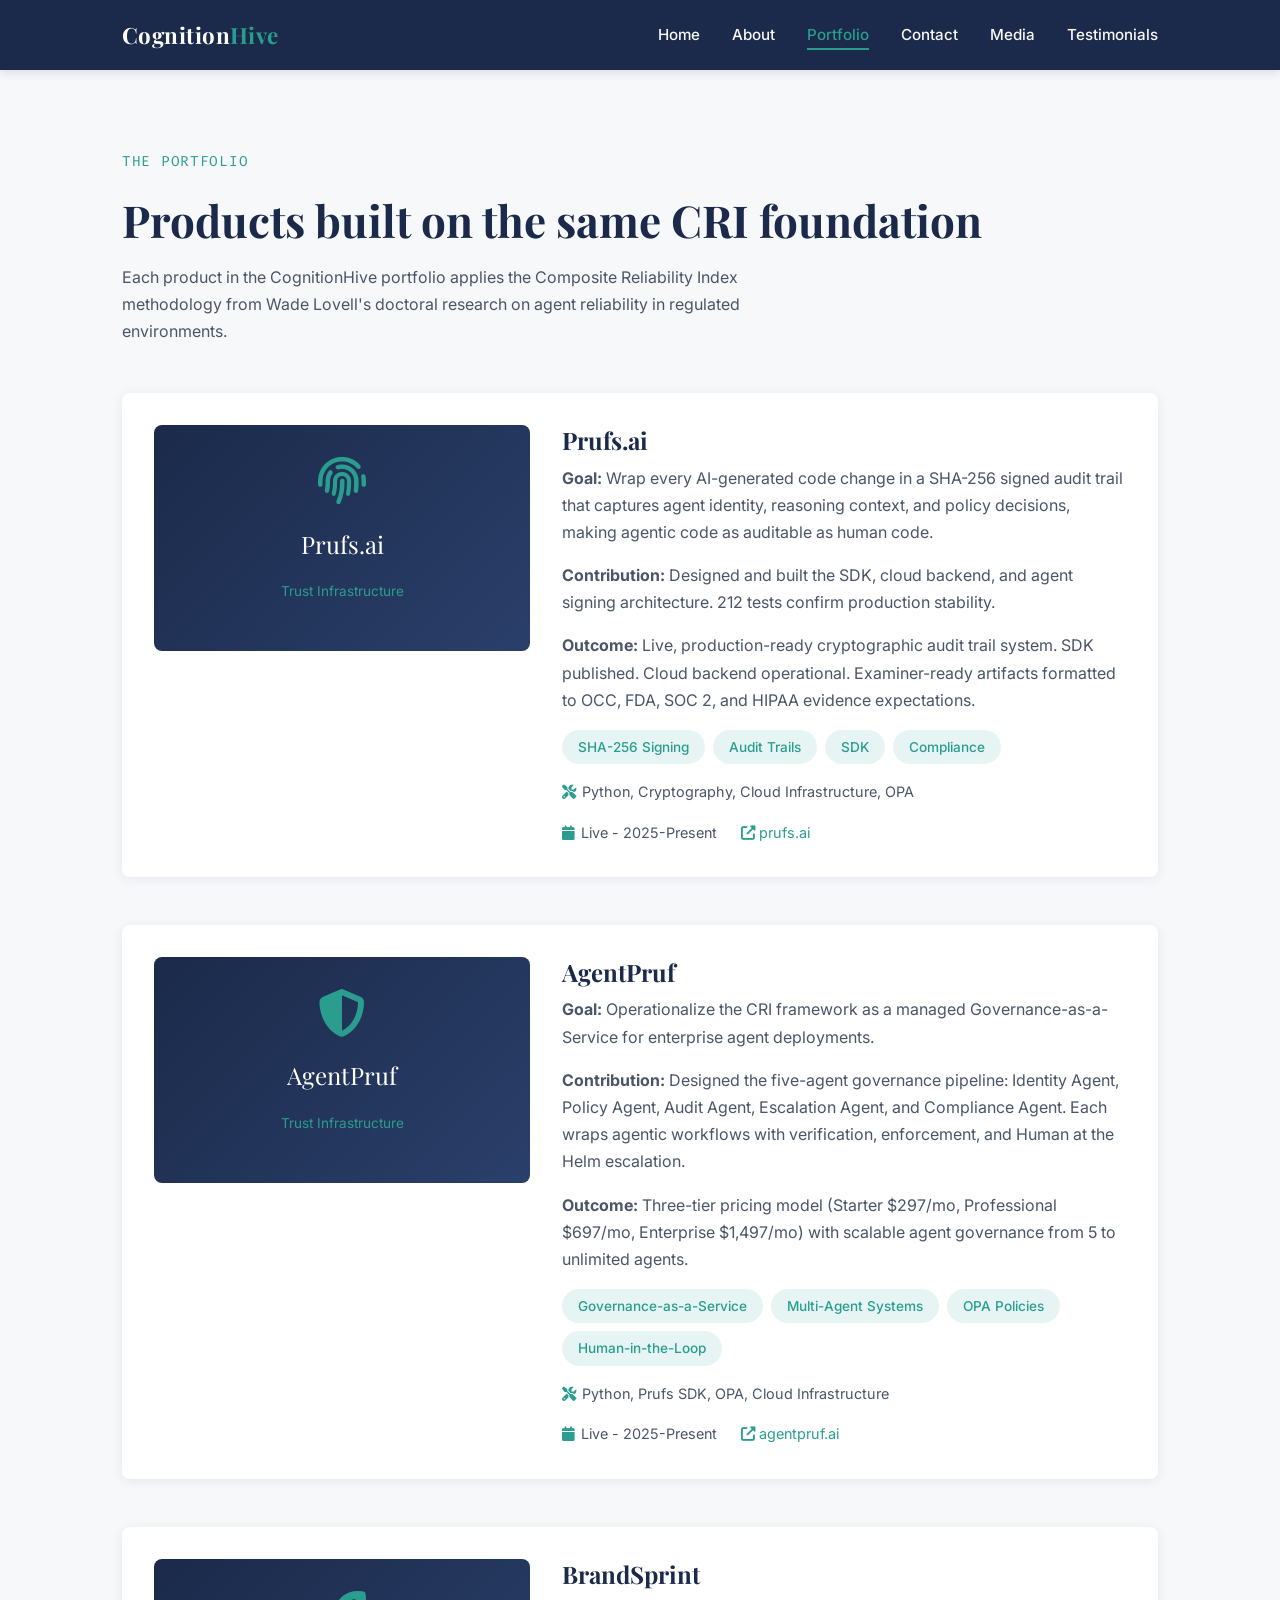
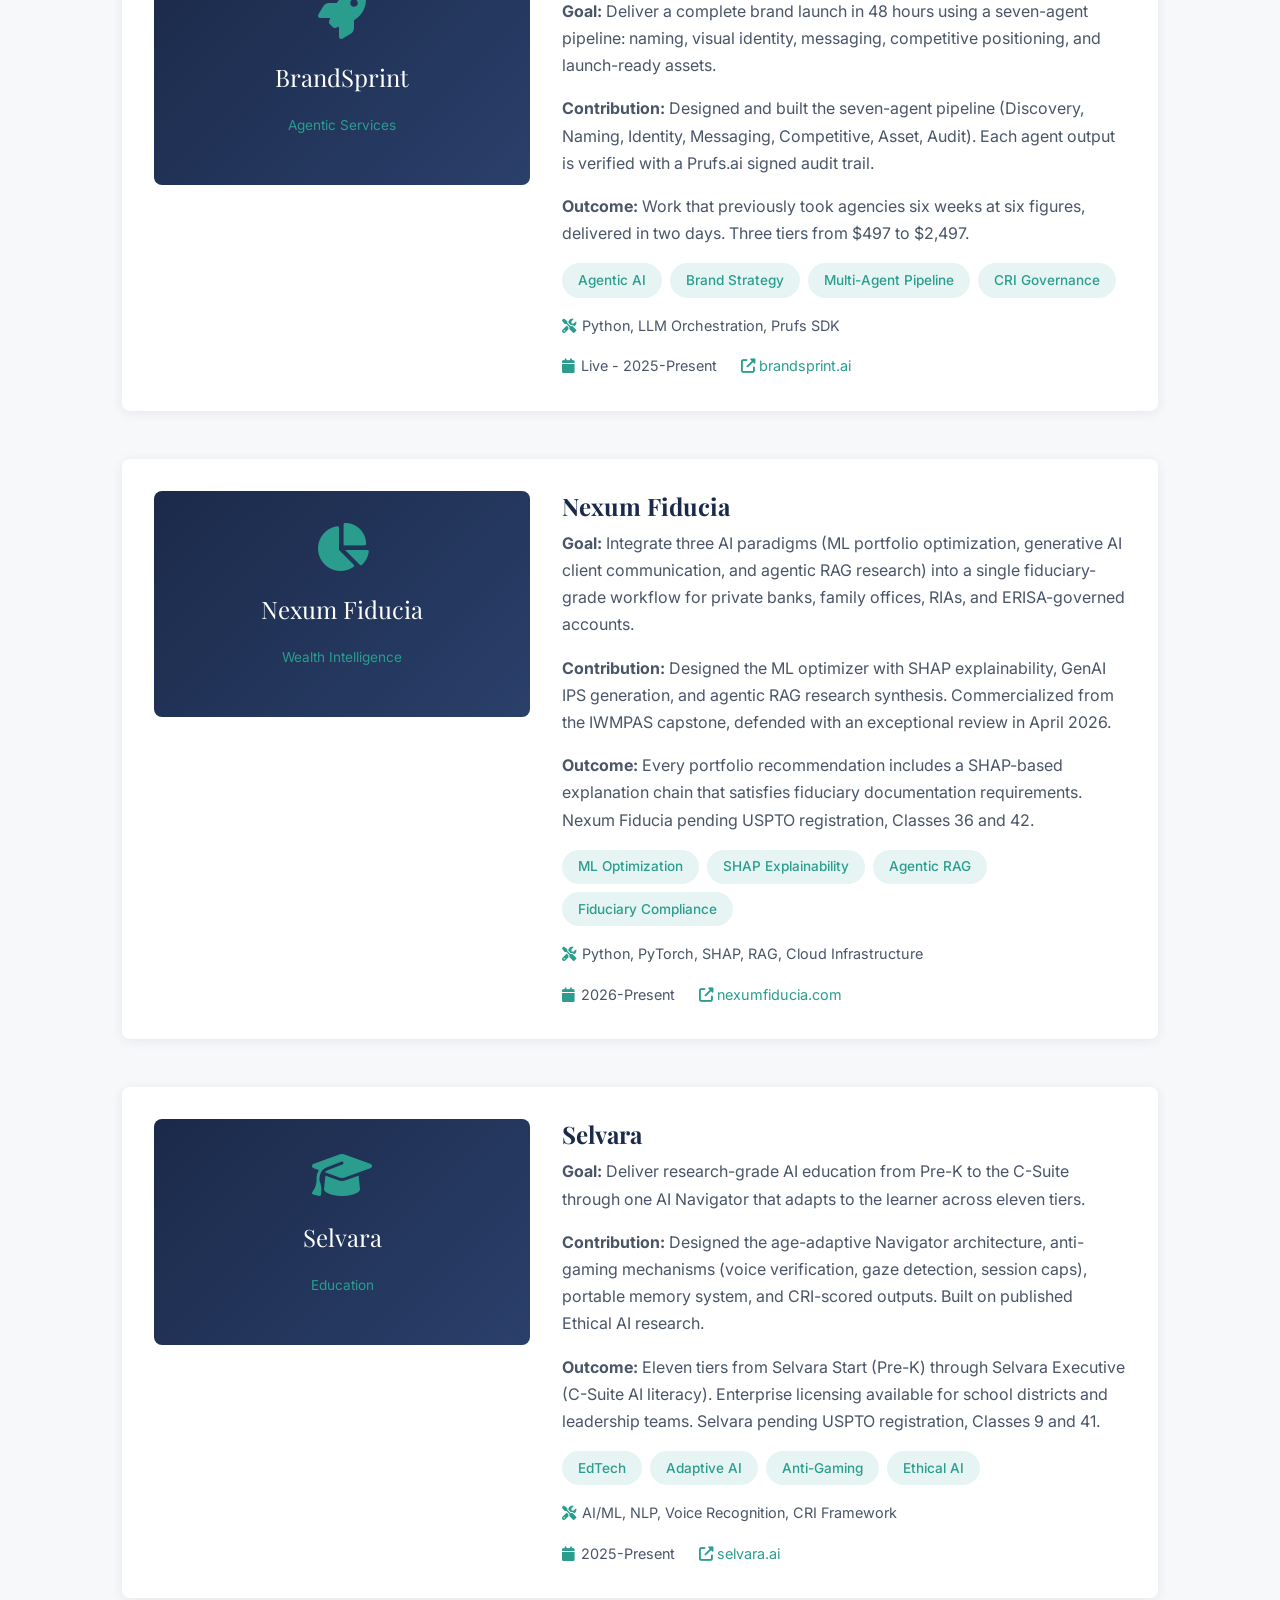
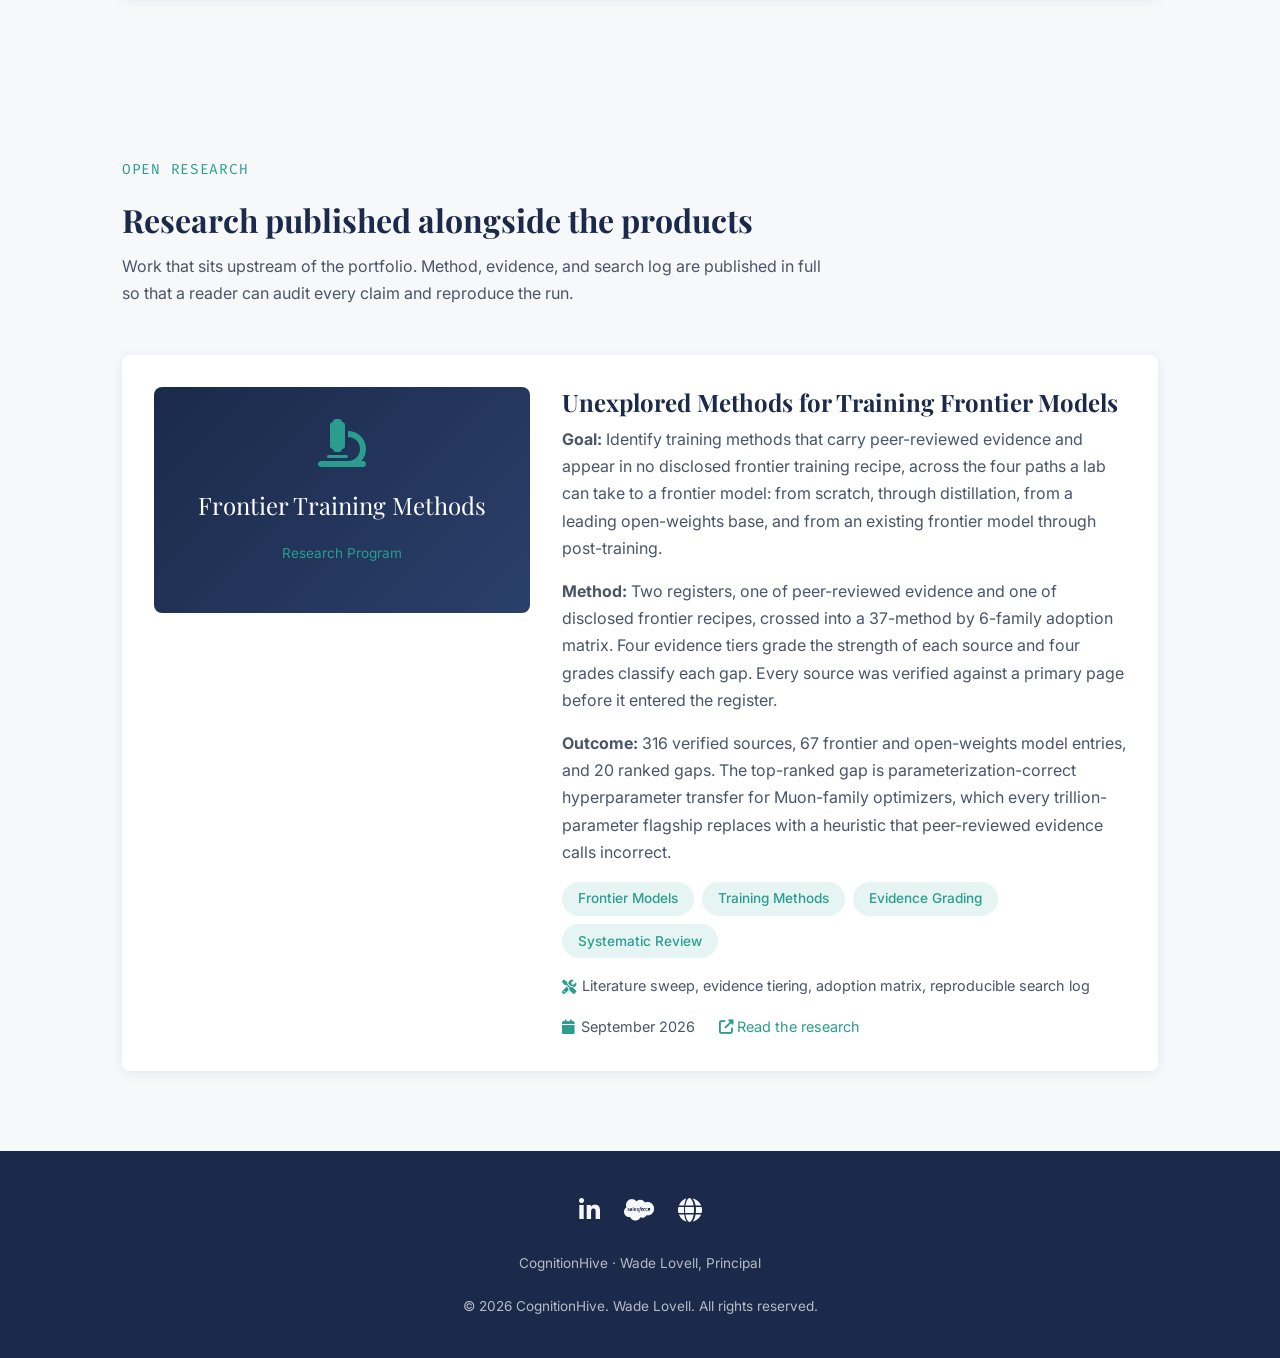
<file: portfolio.html>
<!DOCTYPE html>
<html lang="en">
<head>
  <meta charset="UTF-8">
  <meta name="viewport" content="width=device-width, initial-scale=1.0">
  <title>Portfolio | CognitionHive</title>
  <link rel="preconnect" href="https://fonts.googleapis.com">
  <link rel="preconnect" href="https://fonts.gstatic.com" crossorigin>
  <link href="https://fonts.googleapis.com/css2?family=Playfair+Display:wght@400;700&family=Inter:wght@400;500;600;700&family=Fira+Code:wght@400;500&display=swap" rel="stylesheet">
  <link rel="stylesheet" href="https://cdnjs.cloudflare.com/ajax/libs/font-awesome/6.5.1/css/all.min.css">
  <link rel="stylesheet" href="style.css">
</head>
<body>

  <!-- Header / Navbar -->
  <header>
    <div class="container">
      <a href="index.html" class="logo">Cognition<span>Hive</span></a>
      <button class="nav-toggle" aria-label="Toggle navigation" onclick="document.querySelector('nav ul').classList.toggle('active')">
        <span></span><span></span><span></span>
      </button>
      <nav>
        <ul>
          <li><a href="index.html">Home</a></li>
          <li><a href="about.html">About</a></li>
          <li><a href="portfolio.html" class="active">Portfolio</a></li>
          <li><a href="contact.html">Contact</a></li>
          <li><a href="media.html">Media</a></li>
          <li><a href="testimonials.html">Testimonials</a></li>
        </ul>
      </nav>
    </div>
  </header>

  <main>
    <section class="section">
      <div class="container">
        <p class="accent-text">The Portfolio</p>
        <h1>Products built on the same CRI foundation</h1>
        <p style="max-width: 700px; margin-bottom: 3rem;">
          Each product in the CognitionHive portfolio applies the Composite Reliability Index
          methodology from Wade Lovell's doctoral research on agent reliability in regulated environments.
        </p>

        <div class="projects-grid">

          <!-- Prufs.ai -->
          <div class="card project-card">
            <div style="display: flex; align-items: center; justify-content: center; background: linear-gradient(135deg, #1B2A4A, #2A3F6A); border-radius: 8px; min-height: 200px; padding: 2rem;">
              <div style="text-align: center; color: #FFFFFF;">
                <i class="fas fa-fingerprint" style="font-size: 3rem; color: #2A9D8F;"></i>
                <p style="margin-top: 1rem; font-family: 'Playfair Display', serif; font-size: 1.5rem;">Prufs.ai</p>
                <p style="font-size: 0.85rem; color: #2A9D8F;">Trust Infrastructure</p>
              </div>
            </div>
            <div>
              <h3>Prufs.ai</h3>
              <p><strong>Goal:</strong> Wrap every AI-generated code change in a SHA-256 signed audit trail that captures agent identity, reasoning context, and policy decisions, making agentic code as auditable as human code.</p>
              <p><strong>Contribution:</strong> Designed and built the SDK, cloud backend, and agent signing architecture. 212 tests confirm production stability.</p>
              <p><strong>Outcome:</strong> Live, production-ready cryptographic audit trail system. SDK published. Cloud backend operational. Examiner-ready artifacts formatted to OCC, FDA, SOC 2, and HIPAA evidence expectations.</p>
              <div class="project-tags">
                <span class="skill-tag">SHA-256 Signing</span>
                <span class="skill-tag">Audit Trails</span>
                <span class="skill-tag">SDK</span>
                <span class="skill-tag">Compliance</span>
              </div>
              <div class="project-meta">
                <span><i class="fas fa-tools" style="color: #2A9D8F;"></i> Python, Cryptography, Cloud Infrastructure, OPA</span>
              </div>
              <div class="project-meta">
                <span><i class="fas fa-calendar" style="color: #2A9D8F;"></i> Live - 2025-Present</span>
                <span><a href="https://prufs.ai"><i class="fas fa-external-link-alt"></i> prufs.ai</a></span>
              </div>
            </div>
          </div>

          <!-- AgentPruf -->
          <div class="card project-card">
            <div style="display: flex; align-items: center; justify-content: center; background: linear-gradient(135deg, #1B2A4A, #2A3F6A); border-radius: 8px; min-height: 200px; padding: 2rem;">
              <div style="text-align: center; color: #FFFFFF;">
                <i class="fas fa-shield-alt" style="font-size: 3rem; color: #2A9D8F;"></i>
                <p style="margin-top: 1rem; font-family: 'Playfair Display', serif; font-size: 1.5rem;">AgentPruf</p>
                <p style="font-size: 0.85rem; color: #2A9D8F;">Trust Infrastructure</p>
              </div>
            </div>
            <div>
              <h3>AgentPruf</h3>
              <p><strong>Goal:</strong> Operationalize the CRI framework as a managed Governance-as-a-Service for enterprise agent deployments.</p>
              <p><strong>Contribution:</strong> Designed the five-agent governance pipeline: Identity Agent, Policy Agent, Audit Agent, Escalation Agent, and Compliance Agent. Each wraps agentic workflows with verification, enforcement, and Human at the Helm escalation.</p>
              <p><strong>Outcome:</strong> Three-tier pricing model (Starter $297/mo, Professional $697/mo, Enterprise $1,497/mo) with scalable agent governance from 5 to unlimited agents.</p>
              <div class="project-tags">
                <span class="skill-tag">Governance-as-a-Service</span>
                <span class="skill-tag">Multi-Agent Systems</span>
                <span class="skill-tag">OPA Policies</span>
                <span class="skill-tag">Human-in-the-Loop</span>
              </div>
              <div class="project-meta">
                <span><i class="fas fa-tools" style="color: #2A9D8F;"></i> Python, Prufs SDK, OPA, Cloud Infrastructure</span>
              </div>
              <div class="project-meta">
                <span><i class="fas fa-calendar" style="color: #2A9D8F;"></i> Live - 2025-Present</span>
                <span><a href="https://agentpruf.ai"><i class="fas fa-external-link-alt"></i> agentpruf.ai</a></span>
              </div>
            </div>
          </div>

          <!-- BrandSprint -->
          <div class="card project-card">
            <div style="display: flex; align-items: center; justify-content: center; background: linear-gradient(135deg, #1B2A4A, #2A3F6A); border-radius: 8px; min-height: 200px; padding: 2rem;">
              <div style="text-align: center; color: #FFFFFF;">
                <i class="fas fa-rocket" style="font-size: 3rem; color: #2A9D8F;"></i>
                <p style="margin-top: 1rem; font-family: 'Playfair Display', serif; font-size: 1.5rem;">BrandSprint</p>
                <p style="font-size: 0.85rem; color: #2A9D8F;">Agentic Services</p>
              </div>
            </div>
            <div>
              <h3>BrandSprint</h3>
              <p><strong>Goal:</strong> Deliver a complete brand launch in 48 hours using a seven-agent pipeline: naming, visual identity, messaging, competitive positioning, and launch-ready assets.</p>
              <p><strong>Contribution:</strong> Designed and built the seven-agent pipeline (Discovery, Naming, Identity, Messaging, Competitive, Asset, Audit). Each agent output is verified with a Prufs.ai signed audit trail.</p>
              <p><strong>Outcome:</strong> Work that previously took agencies six weeks at six figures, delivered in two days. Three tiers from $497 to $2,497.</p>
              <div class="project-tags">
                <span class="skill-tag">Agentic AI</span>
                <span class="skill-tag">Brand Strategy</span>
                <span class="skill-tag">Multi-Agent Pipeline</span>
                <span class="skill-tag">CRI Governance</span>
              </div>
              <div class="project-meta">
                <span><i class="fas fa-tools" style="color: #2A9D8F;"></i> Python, LLM Orchestration, Prufs SDK</span>
              </div>
              <div class="project-meta">
                <span><i class="fas fa-calendar" style="color: #2A9D8F;"></i> Live - 2025-Present</span>
                <span><a href="https://brandsprint.ai"><i class="fas fa-external-link-alt"></i> brandsprint.ai</a></span>
              </div>
            </div>
          </div>

          <!-- Nexum Fiducia -->
          <div class="card project-card">
            <div style="display: flex; align-items: center; justify-content: center; background: linear-gradient(135deg, #1B2A4A, #2A3F6A); border-radius: 8px; min-height: 200px; padding: 2rem;">
              <div style="text-align: center; color: #FFFFFF;">
                <i class="fas fa-chart-pie" style="font-size: 3rem; color: #2A9D8F;"></i>
                <p style="margin-top: 1rem; font-family: 'Playfair Display', serif; font-size: 1.5rem;">Nexum Fiducia</p>
                <p style="font-size: 0.85rem; color: #2A9D8F;">Wealth Intelligence</p>
              </div>
            </div>
            <div>
              <h3>Nexum Fiducia</h3>
              <p><strong>Goal:</strong> Integrate three AI paradigms (ML portfolio optimization, generative AI client communication, and agentic RAG research) into a single fiduciary-grade workflow for private banks, family offices, RIAs, and ERISA-governed accounts.</p>
              <p><strong>Contribution:</strong> Designed the ML optimizer with SHAP explainability, GenAI IPS generation, and agentic RAG research synthesis. Commercialized from the IWMPAS capstone, defended with an exceptional review in April 2026.</p>
              <p><strong>Outcome:</strong> Every portfolio recommendation includes a SHAP-based explanation chain that satisfies fiduciary documentation requirements. Nexum Fiducia pending USPTO registration, Classes 36 and 42.</p>
              <div class="project-tags">
                <span class="skill-tag">ML Optimization</span>
                <span class="skill-tag">SHAP Explainability</span>
                <span class="skill-tag">Agentic RAG</span>
                <span class="skill-tag">Fiduciary Compliance</span>
              </div>
              <div class="project-meta">
                <span><i class="fas fa-tools" style="color: #2A9D8F;"></i> Python, PyTorch, SHAP, RAG, Cloud Infrastructure</span>
              </div>
              <div class="project-meta">
                <span><i class="fas fa-calendar" style="color: #2A9D8F;"></i> 2026-Present</span>
                <span><a href="https://nexumfiducia.com"><i class="fas fa-external-link-alt"></i> nexumfiducia.com</a></span>
              </div>
            </div>
          </div>

          <!-- Selvara -->
          <div class="card project-card">
            <div style="display: flex; align-items: center; justify-content: center; background: linear-gradient(135deg, #1B2A4A, #2A3F6A); border-radius: 8px; min-height: 200px; padding: 2rem;">
              <div style="text-align: center; color: #FFFFFF;">
                <i class="fas fa-graduation-cap" style="font-size: 3rem; color: #2A9D8F;"></i>
                <p style="margin-top: 1rem; font-family: 'Playfair Display', serif; font-size: 1.5rem;">Selvara</p>
                <p style="font-size: 0.85rem; color: #2A9D8F;">Education</p>
              </div>
            </div>
            <div>
              <h3>Selvara</h3>
              <p><strong>Goal:</strong> Deliver research-grade AI education from Pre-K to the C-Suite through one AI Navigator that adapts to the learner across eleven tiers.</p>
              <p><strong>Contribution:</strong> Designed the age-adaptive Navigator architecture, anti-gaming mechanisms (voice verification, gaze detection, session caps), portable memory system, and CRI-scored outputs. Built on published Ethical AI research.</p>
              <p><strong>Outcome:</strong> Eleven tiers from Selvara Start (Pre-K) through Selvara Executive (C-Suite AI literacy). Enterprise licensing available for school districts and leadership teams. Selvara pending USPTO registration, Classes 9 and 41.</p>
              <div class="project-tags">
                <span class="skill-tag">EdTech</span>
                <span class="skill-tag">Adaptive AI</span>
                <span class="skill-tag">Anti-Gaming</span>
                <span class="skill-tag">Ethical AI</span>
              </div>
              <div class="project-meta">
                <span><i class="fas fa-tools" style="color: #2A9D8F;"></i> AI/ML, NLP, Voice Recognition, CRI Framework</span>
              </div>
              <div class="project-meta">
                <span><i class="fas fa-calendar" style="color: #2A9D8F;"></i> 2025-Present</span>
                <span><a href="https://selvara.ai"><i class="fas fa-external-link-alt"></i> selvara.ai</a></span>
              </div>
            </div>
          </div>

        </div>
      </div>
    </section>

    <!-- Research -->
    <section class="section">
      <div class="container">
        <p class="accent-text">Open Research</p>
        <h2>Research published alongside the products</h2>
        <p style="max-width: 700px; margin-bottom: 3rem;">
          Work that sits upstream of the portfolio. Method, evidence, and search log are published in full
          so that a reader can audit every claim and reproduce the run.
        </p>

        <div class="projects-grid">

          <!-- Unexplored Methods for Training Frontier Models -->
          <div class="card project-card">
            <div style="display: flex; align-items: center; justify-content: center; background: linear-gradient(135deg, #1B2A4A, #2A3F6A); border-radius: 8px; min-height: 200px; padding: 2rem;">
              <div style="text-align: center; color: #FFFFFF;">
                <i class="fas fa-microscope" style="font-size: 3rem; color: #2A9D8F;"></i>
                <p style="margin-top: 1rem; font-family: 'Playfair Display', serif; font-size: 1.5rem;">Frontier Training Methods</p>
                <p style="font-size: 0.85rem; color: #2A9D8F;">Research Program</p>
              </div>
            </div>
            <div>
              <h3>Unexplored Methods for Training Frontier Models</h3>
              <p><strong>Goal:</strong> Identify training methods that carry peer-reviewed evidence and appear in no disclosed frontier training recipe, across the four paths a lab can take to a frontier model: from scratch, through distillation, from a leading open-weights base, and from an existing frontier model through post-training.</p>
              <p><strong>Method:</strong> Two registers, one of peer-reviewed evidence and one of disclosed frontier recipes, crossed into a 37-method by 6-family adoption matrix. Four evidence tiers grade the strength of each source and four grades classify each gap. Every source was verified against a primary page before it entered the register.</p>
              <p><strong>Outcome:</strong> 316 verified sources, 67 frontier and open-weights model entries, and 20 ranked gaps. The top-ranked gap is parameterization-correct hyperparameter transfer for Muon-family optimizers, which every trillion-parameter flagship replaces with a heuristic that peer-reviewed evidence calls incorrect.</p>
              <div class="project-tags">
                <span class="skill-tag">Frontier Models</span>
                <span class="skill-tag">Training Methods</span>
                <span class="skill-tag">Evidence Grading</span>
                <span class="skill-tag">Systematic Review</span>
              </div>
              <div class="project-meta">
                <span><i class="fas fa-tools" style="color: #2A9D8F;"></i> Literature sweep, evidence tiering, adoption matrix, reproducible search log</span>
              </div>
              <div class="project-meta">
                <span><i class="fas fa-calendar" style="color: #2A9D8F;"></i> September 2026</span>
                <span><a href="https://github.com/WadeLovell/wadelovell-portfolio/tree/main/research/frontier-training-methods"><i class="fas fa-external-link-alt"></i> Read the research</a></span>
              </div>
            </div>
          </div>

        </div>
      </div>
    </section>
  </main>

  <!-- Footer -->
  <footer>
    <div class="container">
      <div class="social-links">
        <a href="https://www.linkedin.com/in/wadelovell" title="LinkedIn" aria-label="LinkedIn"><i class="fab fa-linkedin-in"></i></a>
        <a href="https://www.salesforce.com/trailblazer/wlovell1" title="Salesforce Trailblazer" aria-label="Salesforce Trailblazer"><i class="fab fa-salesforce"></i></a>
        <a href="https://cognitionhive.com" title="CognitionHive" aria-label="CognitionHive"><i class="fas fa-globe"></i></a>
      </div>
      <p>CognitionHive · Wade Lovell, Principal</p>
      <p>&copy; 2026 CognitionHive. Wade Lovell. All rights reserved.</p>
    </div>
  </footer>

</body>
</html>
</file>
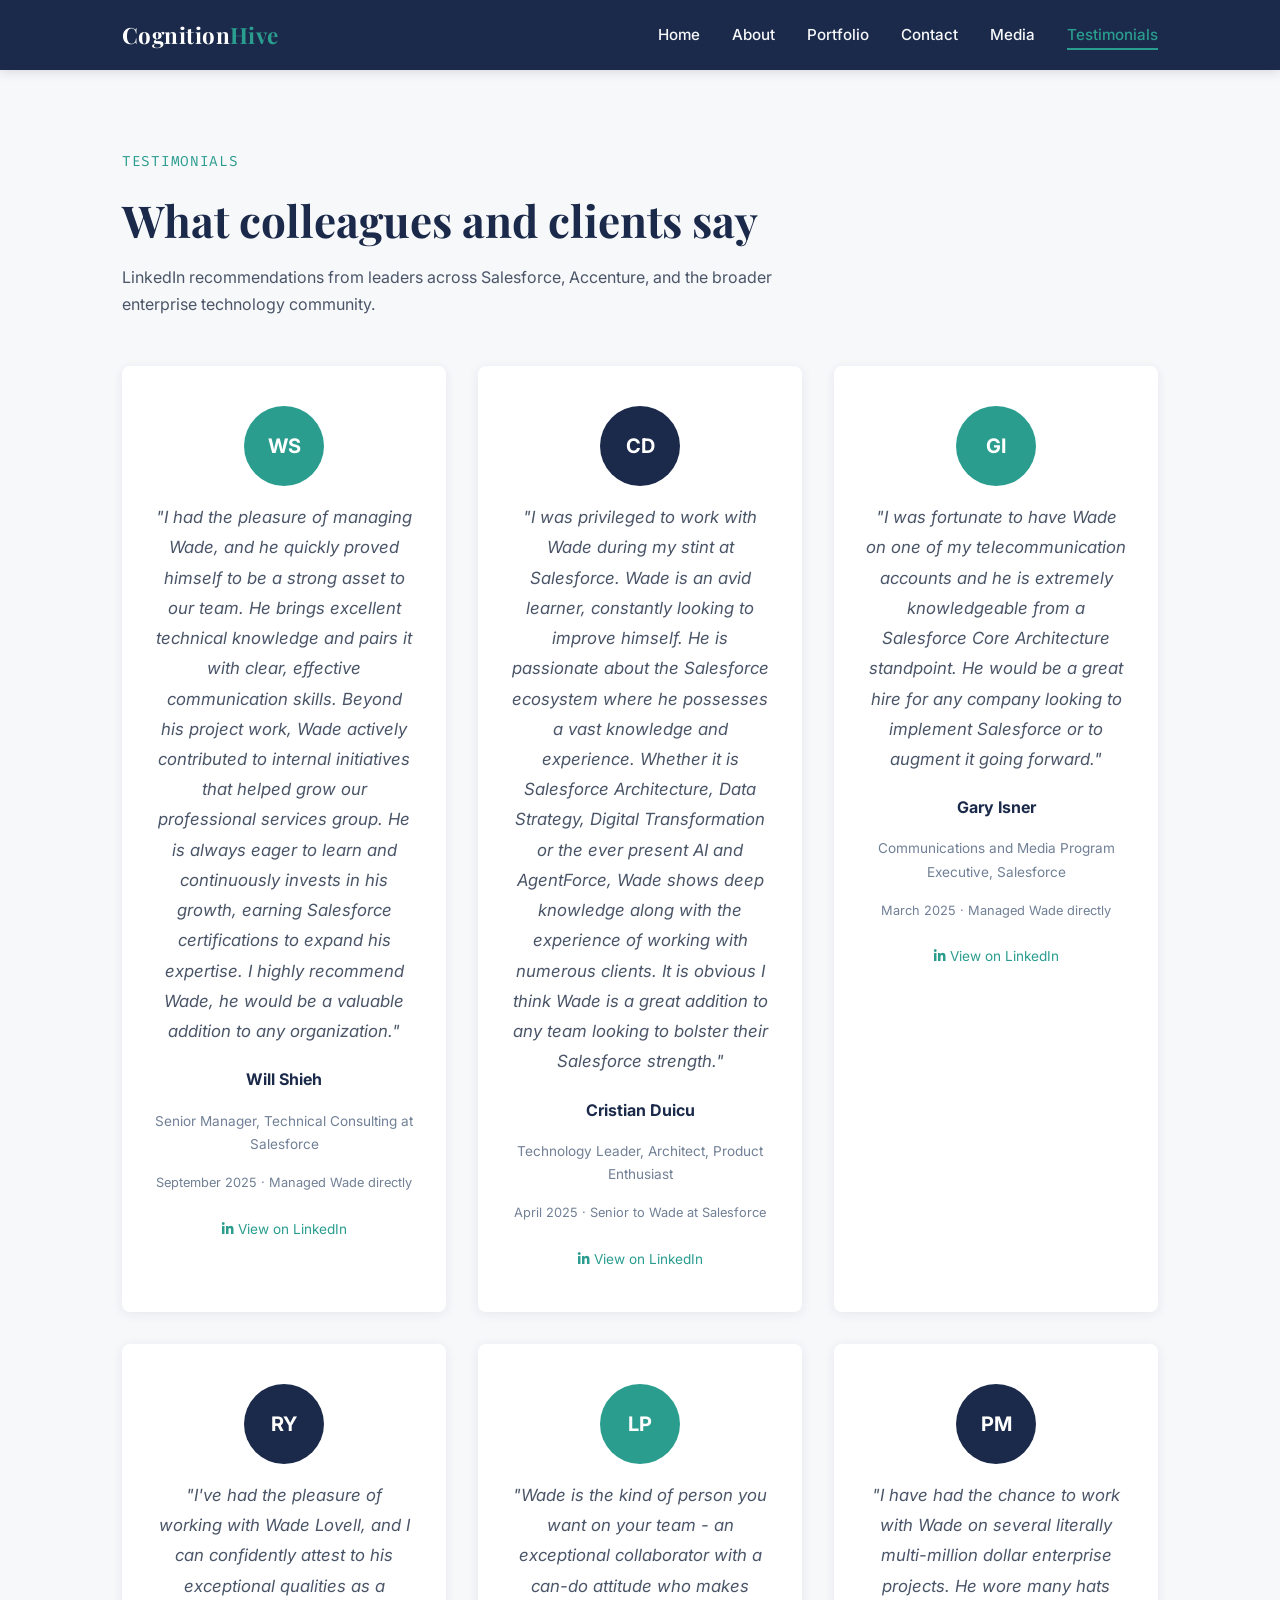
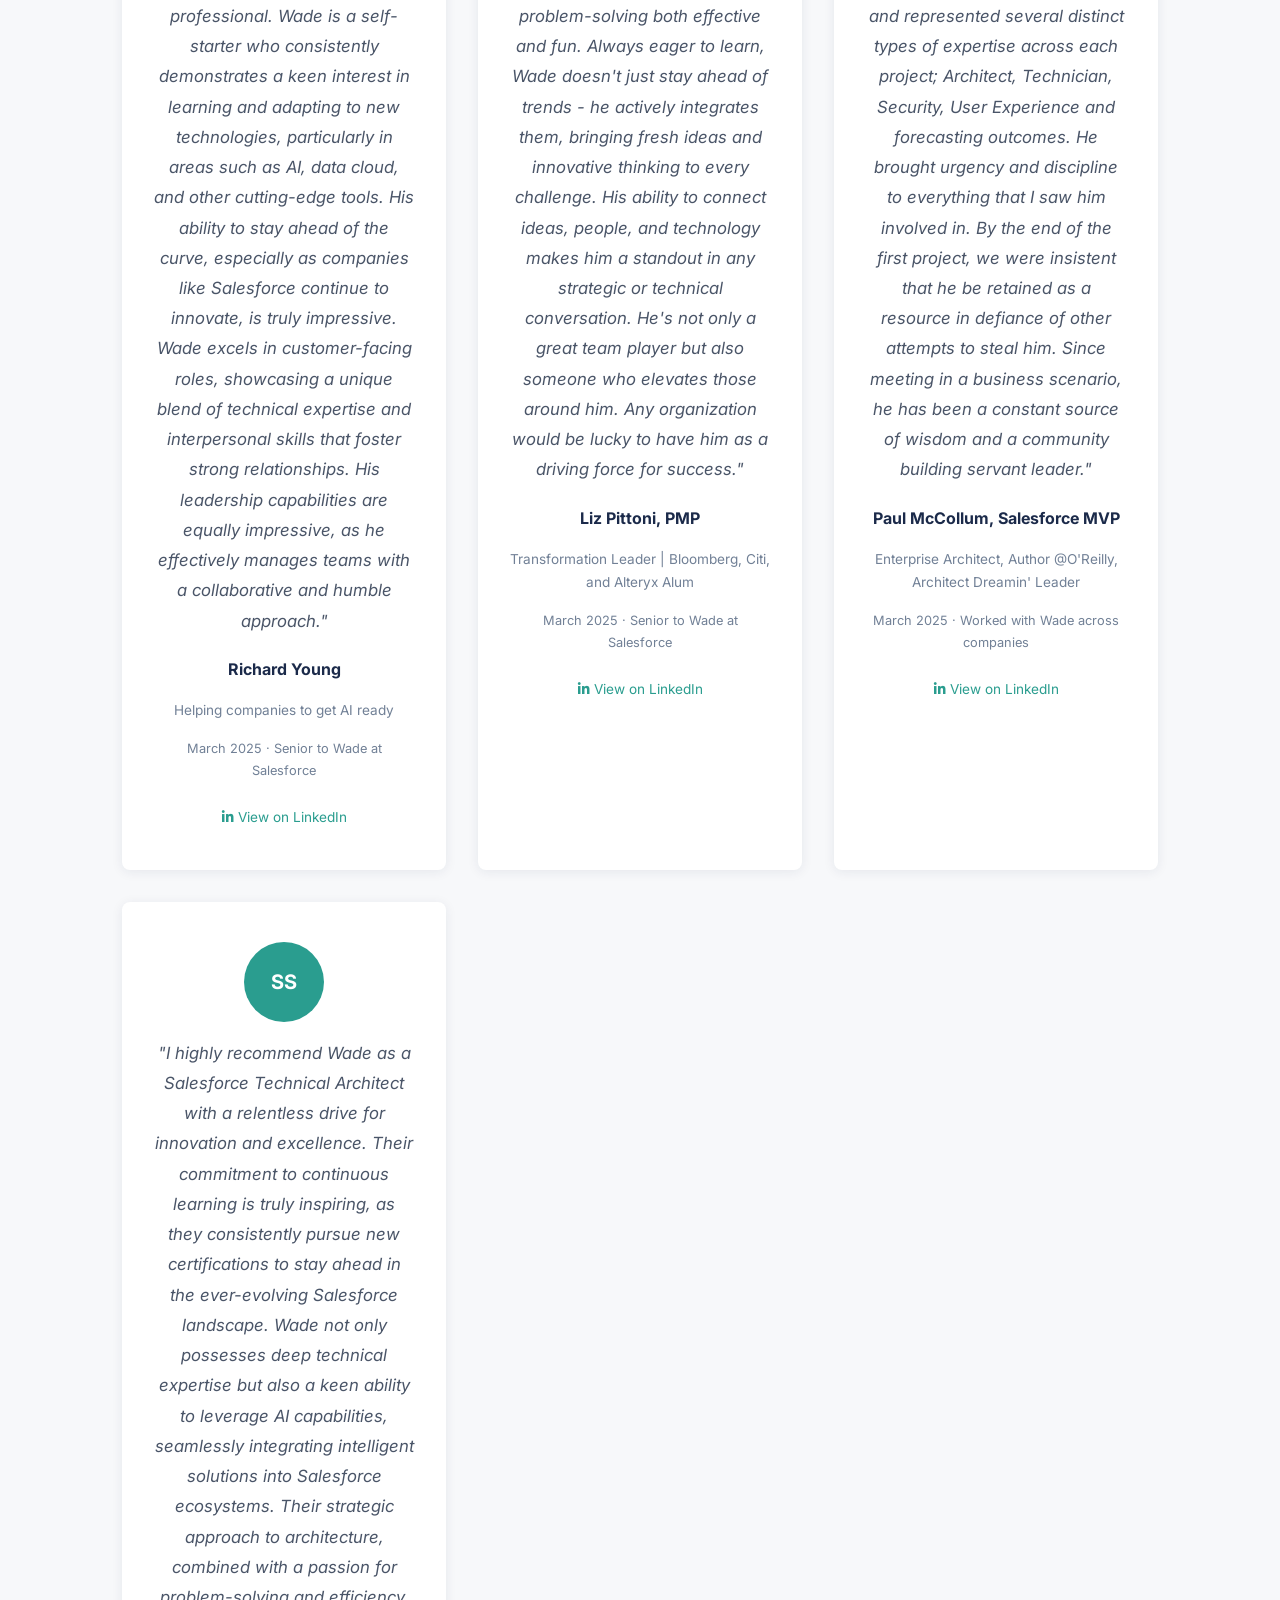
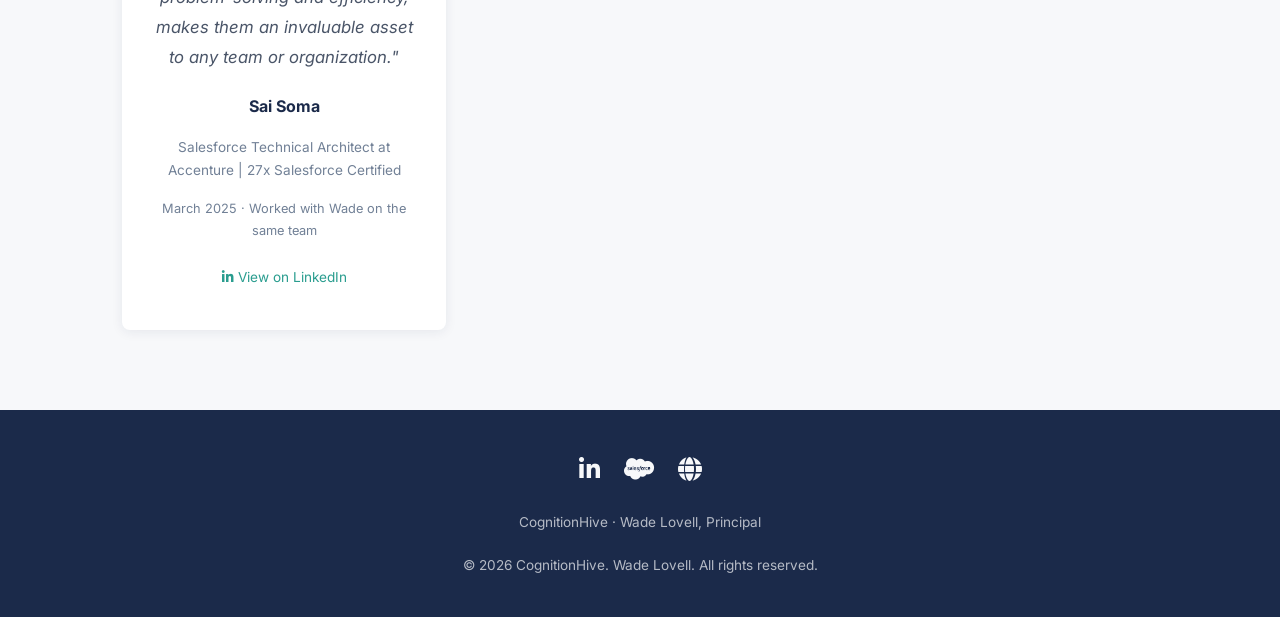
<file: testimonials.html>
<!DOCTYPE html>
<html lang="en">
<head>
  <meta charset="UTF-8">
  <meta name="viewport" content="width=device-width, initial-scale=1.0">
  <title>Testimonials | CognitionHive</title>
  <link rel="preconnect" href="https://fonts.googleapis.com">
  <link rel="preconnect" href="https://fonts.gstatic.com" crossorigin>
  <link href="https://fonts.googleapis.com/css2?family=Playfair+Display:wght@400;700&family=Inter:wght@400;500;600;700&family=Fira+Code:wght@400;500&display=swap" rel="stylesheet">
  <link rel="stylesheet" href="https://cdnjs.cloudflare.com/ajax/libs/font-awesome/6.5.1/css/all.min.css">
  <link rel="stylesheet" href="style.css">
</head>
<body>

  <!-- Header / Navbar -->
  <header>
    <div class="container">
      <a href="index.html" class="logo">Cognition<span>Hive</span></a>
      <button class="nav-toggle" aria-label="Toggle navigation" onclick="document.querySelector('nav ul').classList.toggle('active')">
        <span></span><span></span><span></span>
      </button>
      <nav>
        <ul>
          <li><a href="index.html">Home</a></li>
          <li><a href="about.html">About</a></li>
          <li><a href="portfolio.html">Portfolio</a></li>
          <li><a href="contact.html">Contact</a></li>
          <li><a href="media.html">Media</a></li>
          <li><a href="testimonials.html" class="active">Testimonials</a></li>
        </ul>
      </nav>
    </div>
  </header>

  <main>
    <section class="section">
      <div class="container">
        <p class="accent-text">Testimonials</p>
        <h1>What colleagues and clients say</h1>
        <p style="max-width: 650px; margin-bottom: 3rem;">
          LinkedIn recommendations from leaders across Salesforce, Accenture, and the broader enterprise technology community.
        </p>

        <div class="testimonials-grid">

          <!-- Will Shieh -->
          <div class="card testimonial-card">
            <div class="testimonial-avatar" style="display: flex; align-items: center; justify-content: center; background: #2A9D8F; color: #FFFFFF; font-weight: 700; font-size: 1.25rem;">WS</div>
            <p class="testimonial-text">
              "I had the pleasure of managing Wade, and he quickly proved himself to be a strong asset to our team. He brings excellent technical knowledge and pairs it with clear, effective communication skills. Beyond his project work, Wade actively contributed to internal initiatives that helped grow our professional services group. He is always eager to learn and continuously invests in his growth, earning Salesforce certifications to expand his expertise. I highly recommend Wade, he would be a valuable addition to any organization."
            </p>
            <p class="testimonial-author">Will Shieh</p>
            <p class="testimonial-role">Senior Manager, Technical Consulting at Salesforce</p>
            <p style="font-size: 0.8rem; color: #718096; margin-top: 0.5rem;">September 2025 · Managed Wade directly</p>
            <a href="https://www.linkedin.com/in/will-shieh-a581401" style="font-size: 0.85rem; margin-top: 0.5rem; display: inline-block;">
              <i class="fab fa-linkedin-in"></i> View on LinkedIn
            </a>
          </div>

          <!-- Cristian Duicu -->
          <div class="card testimonial-card">
            <div class="testimonial-avatar" style="display: flex; align-items: center; justify-content: center; background: #1B2A4A; color: #FFFFFF; font-weight: 700; font-size: 1.25rem;">CD</div>
            <p class="testimonial-text">
              "I was privileged to work with Wade during my stint at Salesforce. Wade is an avid learner, constantly looking to improve himself. He is passionate about the Salesforce ecosystem where he possesses a vast knowledge and experience. Whether it is Salesforce Architecture, Data Strategy, Digital Transformation or the ever present AI and AgentForce, Wade shows deep knowledge along with the experience of working with numerous clients. It is obvious I think Wade is a great addition to any team looking to bolster their Salesforce strength."
            </p>
            <p class="testimonial-author">Cristian Duicu</p>
            <p class="testimonial-role">Technology Leader, Architect, Product Enthusiast</p>
            <p style="font-size: 0.8rem; color: #718096; margin-top: 0.5rem;">April 2025 · Senior to Wade at Salesforce</p>
            <a href="https://www.linkedin.com/in/cduicu" style="font-size: 0.85rem; margin-top: 0.5rem; display: inline-block;">
              <i class="fab fa-linkedin-in"></i> View on LinkedIn
            </a>
          </div>

          <!-- Gary Isner -->
          <div class="card testimonial-card">
            <div class="testimonial-avatar" style="display: flex; align-items: center; justify-content: center; background: #2A9D8F; color: #FFFFFF; font-weight: 700; font-size: 1.25rem;">GI</div>
            <p class="testimonial-text">
              "I was fortunate to have Wade on one of my telecommunication accounts and he is extremely knowledgeable from a Salesforce Core Architecture standpoint. He would be a great hire for any company looking to implement Salesforce or to augment it going forward."
            </p>
            <p class="testimonial-author">Gary Isner</p>
            <p class="testimonial-role">Communications and Media Program Executive, Salesforce</p>
            <p style="font-size: 0.8rem; color: #718096; margin-top: 0.5rem;">March 2025 · Managed Wade directly</p>
            <a href="https://www.linkedin.com/in/gary-isner-1502444" style="font-size: 0.85rem; margin-top: 0.5rem; display: inline-block;">
              <i class="fab fa-linkedin-in"></i> View on LinkedIn
            </a>
          </div>

          <!-- Richard Young -->
          <div class="card testimonial-card">
            <div class="testimonial-avatar" style="display: flex; align-items: center; justify-content: center; background: #1B2A4A; color: #FFFFFF; font-weight: 700; font-size: 1.25rem;">RY</div>
            <p class="testimonial-text">
              "I've had the pleasure of working with Wade Lovell, and I can confidently attest to his exceptional qualities as a professional. Wade is a self-starter who consistently demonstrates a keen interest in learning and adapting to new technologies, particularly in areas such as AI, data cloud, and other cutting-edge tools. His ability to stay ahead of the curve, especially as companies like Salesforce continue to innovate, is truly impressive. Wade excels in customer-facing roles, showcasing a unique blend of technical expertise and interpersonal skills that foster strong relationships. His leadership capabilities are equally impressive, as he effectively manages teams with a collaborative and humble approach."
            </p>
            <p class="testimonial-author">Richard Young</p>
            <p class="testimonial-role">Helping companies to get AI ready</p>
            <p style="font-size: 0.8rem; color: #718096; margin-top: 0.5rem;">March 2025 · Senior to Wade at Salesforce</p>
            <a href="https://www.linkedin.com/in/richardyounguk" style="font-size: 0.85rem; margin-top: 0.5rem; display: inline-block;">
              <i class="fab fa-linkedin-in"></i> View on LinkedIn
            </a>
          </div>

          <!-- Liz Pittoni -->
          <div class="card testimonial-card">
            <div class="testimonial-avatar" style="display: flex; align-items: center; justify-content: center; background: #2A9D8F; color: #FFFFFF; font-weight: 700; font-size: 1.25rem;">LP</div>
            <p class="testimonial-text">
              "Wade is the kind of person you want on your team - an exceptional collaborator with a can-do attitude who makes problem-solving both effective and fun. Always eager to learn, Wade doesn't just stay ahead of trends - he actively integrates them, bringing fresh ideas and innovative thinking to every challenge. His ability to connect ideas, people, and technology makes him a standout in any strategic or technical conversation. He's not only a great team player but also someone who elevates those around him. Any organization would be lucky to have him as a driving force for success."
            </p>
            <p class="testimonial-author">Liz Pittoni, PMP</p>
            <p class="testimonial-role">Transformation Leader | Bloomberg, Citi, and Alteryx Alum</p>
            <p style="font-size: 0.8rem; color: #718096; margin-top: 0.5rem;">March 2025 · Senior to Wade at Salesforce</p>
            <a href="https://www.linkedin.com/in/lizpittoni" style="font-size: 0.85rem; margin-top: 0.5rem; display: inline-block;">
              <i class="fab fa-linkedin-in"></i> View on LinkedIn
            </a>
          </div>

          <!-- Paul McCollum -->
          <div class="card testimonial-card">
            <div class="testimonial-avatar" style="display: flex; align-items: center; justify-content: center; background: #1B2A4A; color: #FFFFFF; font-weight: 700; font-size: 1.25rem;">PM</div>
            <p class="testimonial-text">
              "I have had the chance to work with Wade on several literally multi-million dollar enterprise projects. He wore many hats and represented several distinct types of expertise across each project; Architect, Technician, Security, User Experience and forecasting outcomes. He brought urgency and discipline to everything that I saw him involved in. By the end of the first project, we were insistent that he be retained as a resource in defiance of other attempts to steal him. Since meeting in a business scenario, he has been a constant source of wisdom and a community building servant leader."
            </p>
            <p class="testimonial-author">Paul McCollum, Salesforce MVP</p>
            <p class="testimonial-role">Enterprise Architect, Author @O'Reilly, Architect Dreamin' Leader</p>
            <p style="font-size: 0.8rem; color: #718096; margin-top: 0.5rem;">March 2025 · Worked with Wade across companies</p>
            <a href="https://www.linkedin.com/in/realpaulmccollum" style="font-size: 0.85rem; margin-top: 0.5rem; display: inline-block;">
              <i class="fab fa-linkedin-in"></i> View on LinkedIn
            </a>
          </div>

          <!-- Sai Soma -->
          <div class="card testimonial-card">
            <div class="testimonial-avatar" style="display: flex; align-items: center; justify-content: center; background: #2A9D8F; color: #FFFFFF; font-weight: 700; font-size: 1.25rem;">SS</div>
            <p class="testimonial-text">
              "I highly recommend Wade as a Salesforce Technical Architect with a relentless drive for innovation and excellence. Their commitment to continuous learning is truly inspiring, as they consistently pursue new certifications to stay ahead in the ever-evolving Salesforce landscape. Wade not only possesses deep technical expertise but also a keen ability to leverage AI capabilities, seamlessly integrating intelligent solutions into Salesforce ecosystems. Their strategic approach to architecture, combined with a passion for problem-solving and efficiency, makes them an invaluable asset to any team or organization."
            </p>
            <p class="testimonial-author">Sai Soma</p>
            <p class="testimonial-role">Salesforce Technical Architect at Accenture | 27x Salesforce Certified</p>
            <p style="font-size: 0.8rem; color: #718096; margin-top: 0.5rem;">March 2025 · Worked with Wade on the same team</p>
            <a href="https://www.linkedin.com/in/sai-soma-614b5284" style="font-size: 0.85rem; margin-top: 0.5rem; display: inline-block;">
              <i class="fab fa-linkedin-in"></i> View on LinkedIn
            </a>
          </div>

        </div>
      </div>
    </section>
  </main>

  <!-- Footer -->
  <footer>
    <div class="container">
      <div class="social-links">
        <a href="https://www.linkedin.com/in/wadelovell" title="LinkedIn" aria-label="LinkedIn"><i class="fab fa-linkedin-in"></i></a>
        <a href="https://www.salesforce.com/trailblazer/wlovell1" title="Salesforce Trailblazer" aria-label="Salesforce Trailblazer"><i class="fab fa-salesforce"></i></a>
        <a href="https://cognitionhive.com" title="CognitionHive" aria-label="CognitionHive"><i class="fas fa-globe"></i></a>
      </div>
      <p>CognitionHive · Wade Lovell, Principal</p>
      <p>&copy; 2026 CognitionHive. Wade Lovell. All rights reserved.</p>
    </div>
  </footer>

</body>
</html>
</file>
<file: style.css>
/* ============================================================
   Wade Lovell | AI & Data Science Portfolio
   Brand Bible:
     Fonts (3): "Playfair Display" (headings), "Inter" (body), "Fira Code" (code/accents)
     Colors (5):
       --navy:    #1B2A4A   (primary / headers / nav)
       --teal:    #2A9D8F   (accents / CTA / links)
       --slate:   #4A5568   (body text)
       --light:   #F7F8FA   (backgrounds)
       --white:   #FFFFFF   (cards / contrast)
   ============================================================ */

/* --- Reset & Base --- */
*, *::before, *::after {
  margin: 0;
  padding: 0;
  box-sizing: border-box;
}

html {
  scroll-behavior: smooth;
  font-size: 16px;
}

body {
  font-family: 'Inter', sans-serif;
  color: #4A5568;
  background-color: #F7F8FA;
  line-height: 1.7;
  min-height: 100vh;
  display: flex;
  flex-direction: column;
}

main {
  flex: 1;
}

img {
  max-width: 100%;
  height: auto;
  display: block;
}

a {
  color: #2A9D8F;
  text-decoration: none;
  transition: color 0.3s ease;
}

a:hover {
  color: #1B2A4A;
}

/* --- Typography --- */
h1, h2, h3, h4 {
  font-family: 'Playfair Display', serif;
  color: #1B2A4A;
  line-height: 1.3;
}

h1 { font-size: 2.75rem; margin-bottom: 1rem; }
h2 { font-size: 2rem; margin-bottom: 0.75rem; }
h3 { font-size: 1.5rem; margin-bottom: 0.5rem; }
h4 { font-size: 1.25rem; margin-bottom: 0.5rem; }

p {
  margin-bottom: 1rem;
}

.accent-text {
  font-family: 'Fira Code', monospace;
  color: #2A9D8F;
  font-size: 0.9rem;
  letter-spacing: 0.05em;
  text-transform: uppercase;
}

/* --- Layout --- */
.container {
  max-width: 1100px;
  margin: 0 auto;
  padding: 0 2rem;
}

.section {
  padding: 5rem 0;
}

.section-alt {
  background-color: #FFFFFF;
}

/* --- Header / Navbar --- */
header {
  background-color: #1B2A4A;
  padding: 1rem 0;
  position: sticky;
  top: 0;
  z-index: 1000;
  box-shadow: 0 2px 10px rgba(27, 42, 74, 0.15);
}

header .container {
  display: flex;
  justify-content: space-between;
  align-items: center;
}

.logo {
  font-family: 'Playfair Display', serif;
  color: #FFFFFF;
  font-size: 1.4rem;
  font-weight: 700;
  letter-spacing: 0.02em;
}

.logo span {
  color: #2A9D8F;
}

nav ul {
  list-style: none;
  display: flex;
  gap: 2rem;
}

nav ul li a {
  color: #F7F8FA;
  font-size: 0.95rem;
  font-weight: 500;
  padding: 0.25rem 0;
  position: relative;
  transition: color 0.3s ease;
}

nav ul li a::after {
  content: '';
  position: absolute;
  bottom: -2px;
  left: 0;
  width: 0;
  height: 2px;
  background-color: #2A9D8F;
  transition: width 0.3s ease;
}

nav ul li a:hover,
nav ul li a.active {
  color: #2A9D8F;
}

nav ul li a:hover::after,
nav ul li a.active::after {
  width: 100%;
}

/* Mobile Nav Toggle */
.nav-toggle {
  display: none;
  background: none;
  border: none;
  cursor: pointer;
  padding: 0.5rem;
}

.nav-toggle span {
  display: block;
  width: 25px;
  height: 2px;
  background-color: #F7F8FA;
  margin: 5px 0;
  transition: all 0.3s ease;
}

/* --- Footer --- */
footer {
  background-color: #1B2A4A;
  color: #F7F8FA;
  padding: 2.5rem 0;
}

footer .container {
  display: flex;
  flex-direction: column;
  align-items: center;
  gap: 1.25rem;
}

.social-links {
  display: flex;
  gap: 1.5rem;
  align-items: center;
}

.social-links a {
  color: #F7F8FA;
  font-size: 1.5rem;
  transition: color 0.3s ease, transform 0.3s ease;
}

.social-links a:hover {
  color: #2A9D8F;
  transform: translateY(-2px);
}

.social-links img {
  width: 28px;
  height: 28px;
  filter: brightness(0) invert(1);
  transition: filter 0.3s ease;
}

.social-links a:hover img {
  filter: brightness(0) invert(0.6) sepia(1) saturate(5) hue-rotate(140deg);
}

footer p {
  font-size: 0.85rem;
  opacity: 0.7;
  margin-bottom: 0;
}

/* --- Hero Section (Landing Page) --- */
.hero {
  background: linear-gradient(135deg, #1B2A4A 0%, #2A3F6A 100%);
  color: #FFFFFF;
  padding: 8rem 0 6rem;
  text-align: center;
}

.hero h1 {
  color: #FFFFFF;
  font-size: 3.25rem;
  margin-bottom: 0.5rem;
}

.hero .subtitle {
  font-family: 'Fira Code', monospace;
  color: #2A9D8F;
  font-size: 1.1rem;
  letter-spacing: 0.08em;
  margin-bottom: 1.5rem;
}

.hero p {
  font-size: 1.15rem;
  max-width: 650px;
  margin: 0 auto 2.5rem;
  opacity: 0.9;
  line-height: 1.8;
}

.btn {
  display: inline-block;
  padding: 0.9rem 2.5rem;
  border-radius: 4px;
  font-weight: 600;
  font-size: 1rem;
  transition: all 0.3s ease;
  cursor: pointer;
  border: none;
}

.btn-primary {
  background-color: #2A9D8F;
  color: #FFFFFF;
}

.btn-primary:hover {
  background-color: #238377;
  color: #FFFFFF;
  transform: translateY(-2px);
  box-shadow: 0 4px 15px rgba(42, 157, 143, 0.3);
}

.btn-outline {
  border: 2px solid #2A9D8F;
  color: #2A9D8F;
  background: transparent;
}

.btn-outline:hover {
  background-color: #2A9D8F;
  color: #FFFFFF;
}

/* --- Cards --- */
.card {
  background: #FFFFFF;
  border-radius: 8px;
  padding: 2rem;
  box-shadow: 0 2px 12px rgba(27, 42, 74, 0.08);
  transition: transform 0.3s ease, box-shadow 0.3s ease;
}

.card:hover {
  transform: translateY(-4px);
  box-shadow: 0 8px 25px rgba(27, 42, 74, 0.12);
}

/* --- About Page --- */
.about-grid {
  display: grid;
  grid-template-columns: 1fr 2fr;
  gap: 3rem;
  align-items: start;
}

.profile-image {
  width: 100%;
  max-width: 300px;
  border-radius: 8px;
  box-shadow: 0 4px 15px rgba(27, 42, 74, 0.1);
}

.skills-list {
  display: flex;
  flex-wrap: wrap;
  gap: 0.5rem;
  margin-top: 1rem;
}

.skill-tag {
  background-color: #E6F5F3;
  color: #2A9D8F;
  padding: 0.35rem 1rem;
  border-radius: 20px;
  font-size: 0.85rem;
  font-weight: 500;
}

.resume-link {
  display: inline-flex;
  align-items: center;
  gap: 0.5rem;
  margin-top: 1.5rem;
  font-weight: 600;
}

/* --- Portfolio Page --- */
.projects-grid {
  display: grid;
  grid-template-columns: 1fr;
  gap: 3rem;
}

.project-card {
  display: grid;
  grid-template-columns: 2fr 3fr;
  gap: 2rem;
  align-items: start;
}

.project-image {
  width: 100%;
  border-radius: 8px;
  box-shadow: 0 2px 10px rgba(27, 42, 74, 0.1);
  background-color: #E2E8F0;
  min-height: 200px;
  object-fit: cover;
}

.project-meta {
  display: flex;
  flex-wrap: wrap;
  gap: 1.5rem;
  margin-top: 1rem;
  font-size: 0.9rem;
}

.project-meta span {
  display: flex;
  align-items: center;
  gap: 0.35rem;
}

.project-tags {
  display: flex;
  flex-wrap: wrap;
  gap: 0.5rem;
  margin-top: 1rem;
}

/* --- Contact Page --- */
.contact-grid {
  display: grid;
  grid-template-columns: 1fr 1fr;
  gap: 3rem;
}

.contact-form {
  display: flex;
  flex-direction: column;
  gap: 1.25rem;
}

.form-group label {
  display: block;
  font-weight: 600;
  color: #1B2A4A;
  margin-bottom: 0.4rem;
  font-size: 0.95rem;
}

.form-group input,
.form-group textarea {
  width: 100%;
  padding: 0.75rem 1rem;
  border: 1px solid #D1D5DB;
  border-radius: 4px;
  font-family: 'Inter', sans-serif;
  font-size: 1rem;
  color: #4A5568;
  transition: border-color 0.3s ease;
  background-color: #FFFFFF;
}

.form-group input:focus,
.form-group textarea:focus {
  outline: none;
  border-color: #2A9D8F;
  box-shadow: 0 0 0 3px rgba(42, 157, 143, 0.1);
}

.form-group textarea {
  resize: vertical;
  min-height: 150px;
}

.contact-info-card {
  padding: 2rem;
}

.contact-info-card h3 {
  margin-bottom: 1.5rem;
}

.contact-detail {
  display: flex;
  align-items: flex-start;
  gap: 1rem;
  margin-bottom: 1.5rem;
}

.contact-detail .icon {
  font-size: 1.25rem;
  color: #2A9D8F;
  min-width: 24px;
  text-align: center;
  margin-top: 2px;
}

/* --- Testimonials Page --- */
.testimonials-grid {
  display: grid;
  grid-template-columns: repeat(auto-fit, minmax(320px, 1fr));
  gap: 2rem;
}

.testimonial-card {
  text-align: center;
  padding: 2.5rem 2rem;
}

.testimonial-avatar {
  width: 80px;
  height: 80px;
  border-radius: 50%;
  object-fit: cover;
  margin: 0 auto 1rem;
  background-color: #E2E8F0;
}

.testimonial-text {
  font-style: italic;
  font-size: 1.05rem;
  line-height: 1.8;
  margin-bottom: 1.25rem;
  color: #4A5568;
}

.testimonial-author {
  font-weight: 700;
  color: #1B2A4A;
}

.testimonial-role {
  font-size: 0.85rem;
  color: #718096;
}

.stars {
  color: #F6AD55;
  font-size: 1.1rem;
  margin-top: 0.75rem;
  letter-spacing: 0.15em;
}

/* --- Media Page --- */
.blog-grid {
  display: grid;
  grid-template-columns: 1fr;
  gap: 2rem;
}

.blog-card {
  display: grid;
  grid-template-columns: 1fr 3fr;
  gap: 1.5rem;
  align-items: start;
}

.blog-date {
  font-family: 'Fira Code', monospace;
  color: #2A9D8F;
  font-size: 0.85rem;
}

.publications-list {
  margin-top: 2rem;
}

.publication-item {
  padding: 1.5rem 0;
  border-bottom: 1px solid #E2E8F0;
}

.publication-item:last-child {
  border-bottom: none;
}

/* --- Responsive --- */
@media (max-width: 768px) {
  h1 { font-size: 2rem; }
  h2 { font-size: 1.5rem; }

  .hero { padding: 5rem 0 4rem; }
  .hero h1 { font-size: 2.25rem; }

  .nav-toggle { display: block; }

  nav ul {
    display: none;
    flex-direction: column;
    position: absolute;
    top: 100%;
    left: 0;
    right: 0;
    background-color: #1B2A4A;
    padding: 1rem 2rem;
    gap: 0.75rem;
  }

  nav ul.active {
    display: flex;
  }

  .about-grid {
    grid-template-columns: 1fr;
    text-align: center;
  }

  .profile-image {
    margin: 0 auto;
  }

  .project-card {
    grid-template-columns: 1fr;
  }

  .contact-grid {
    grid-template-columns: 1fr;
  }

  .blog-card {
    grid-template-columns: 1fr;
  }

  .skills-list {
    justify-content: center;
  }
}
</file>
